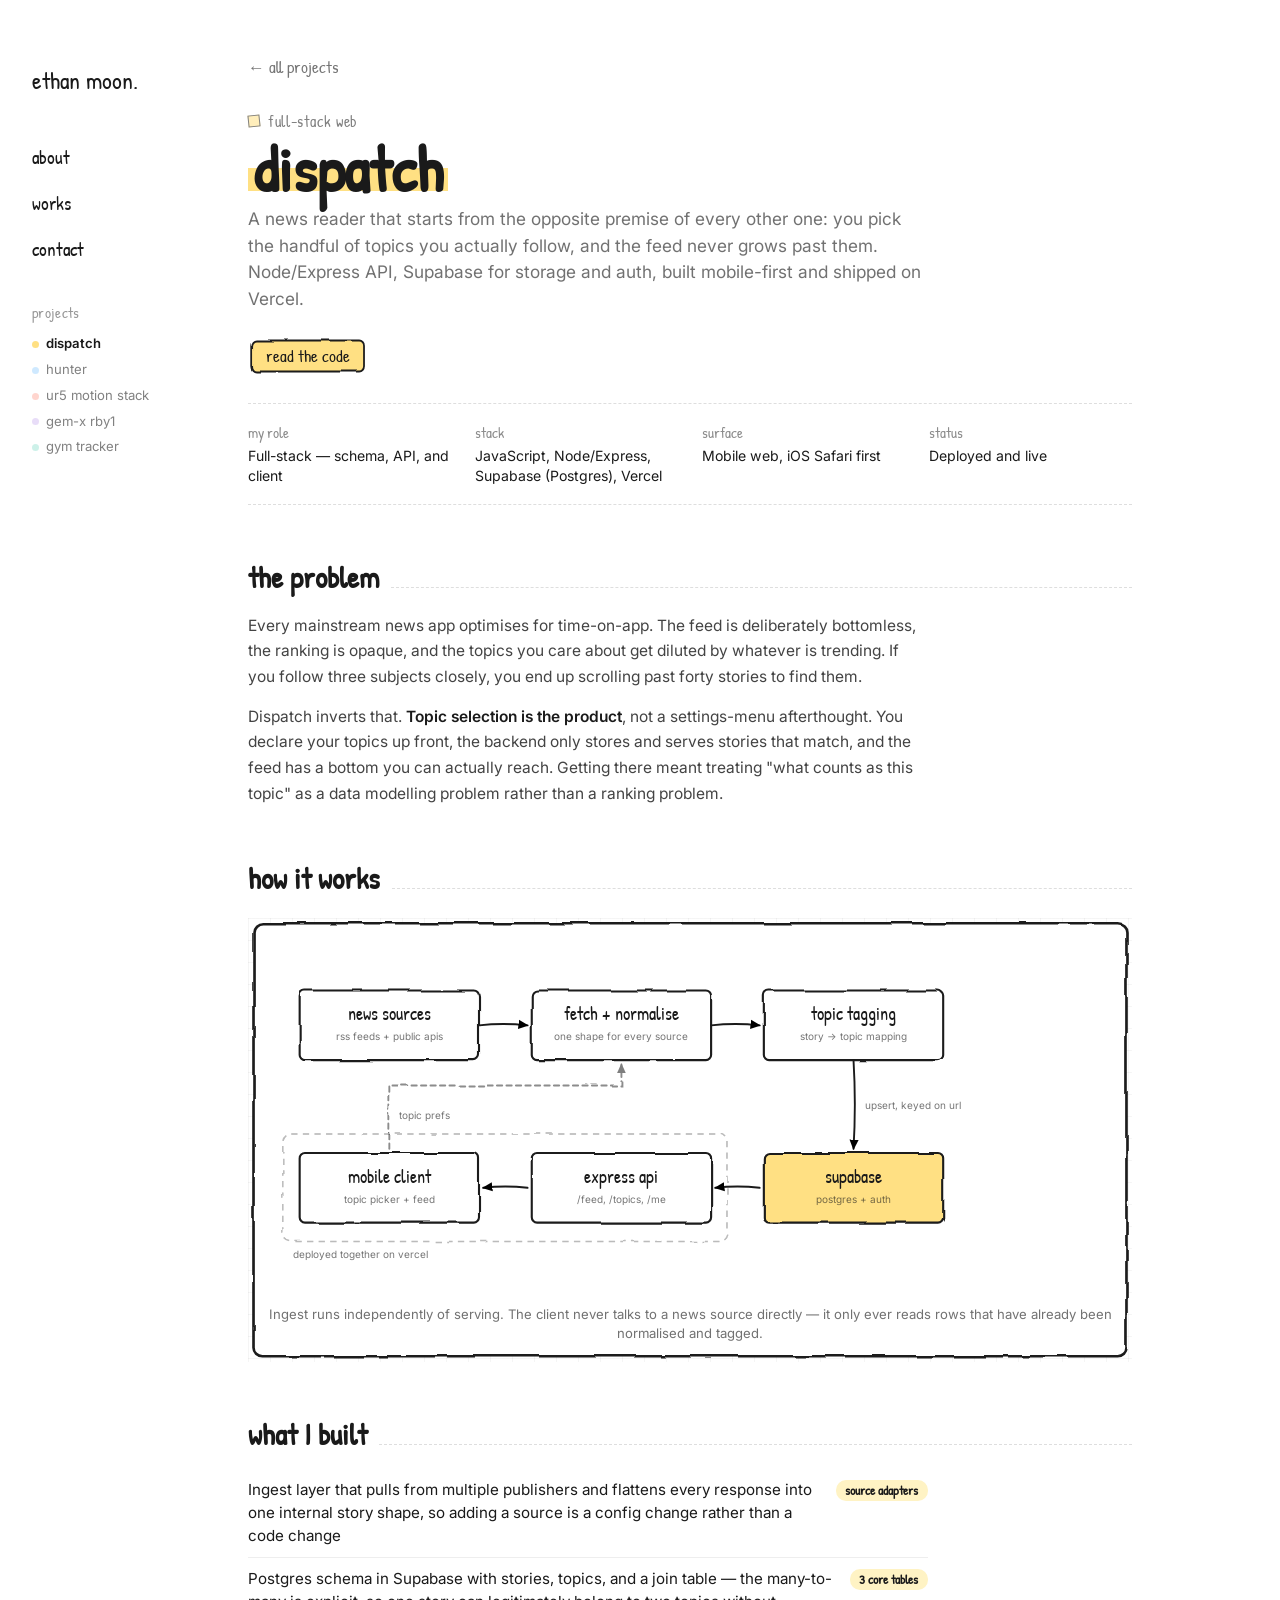
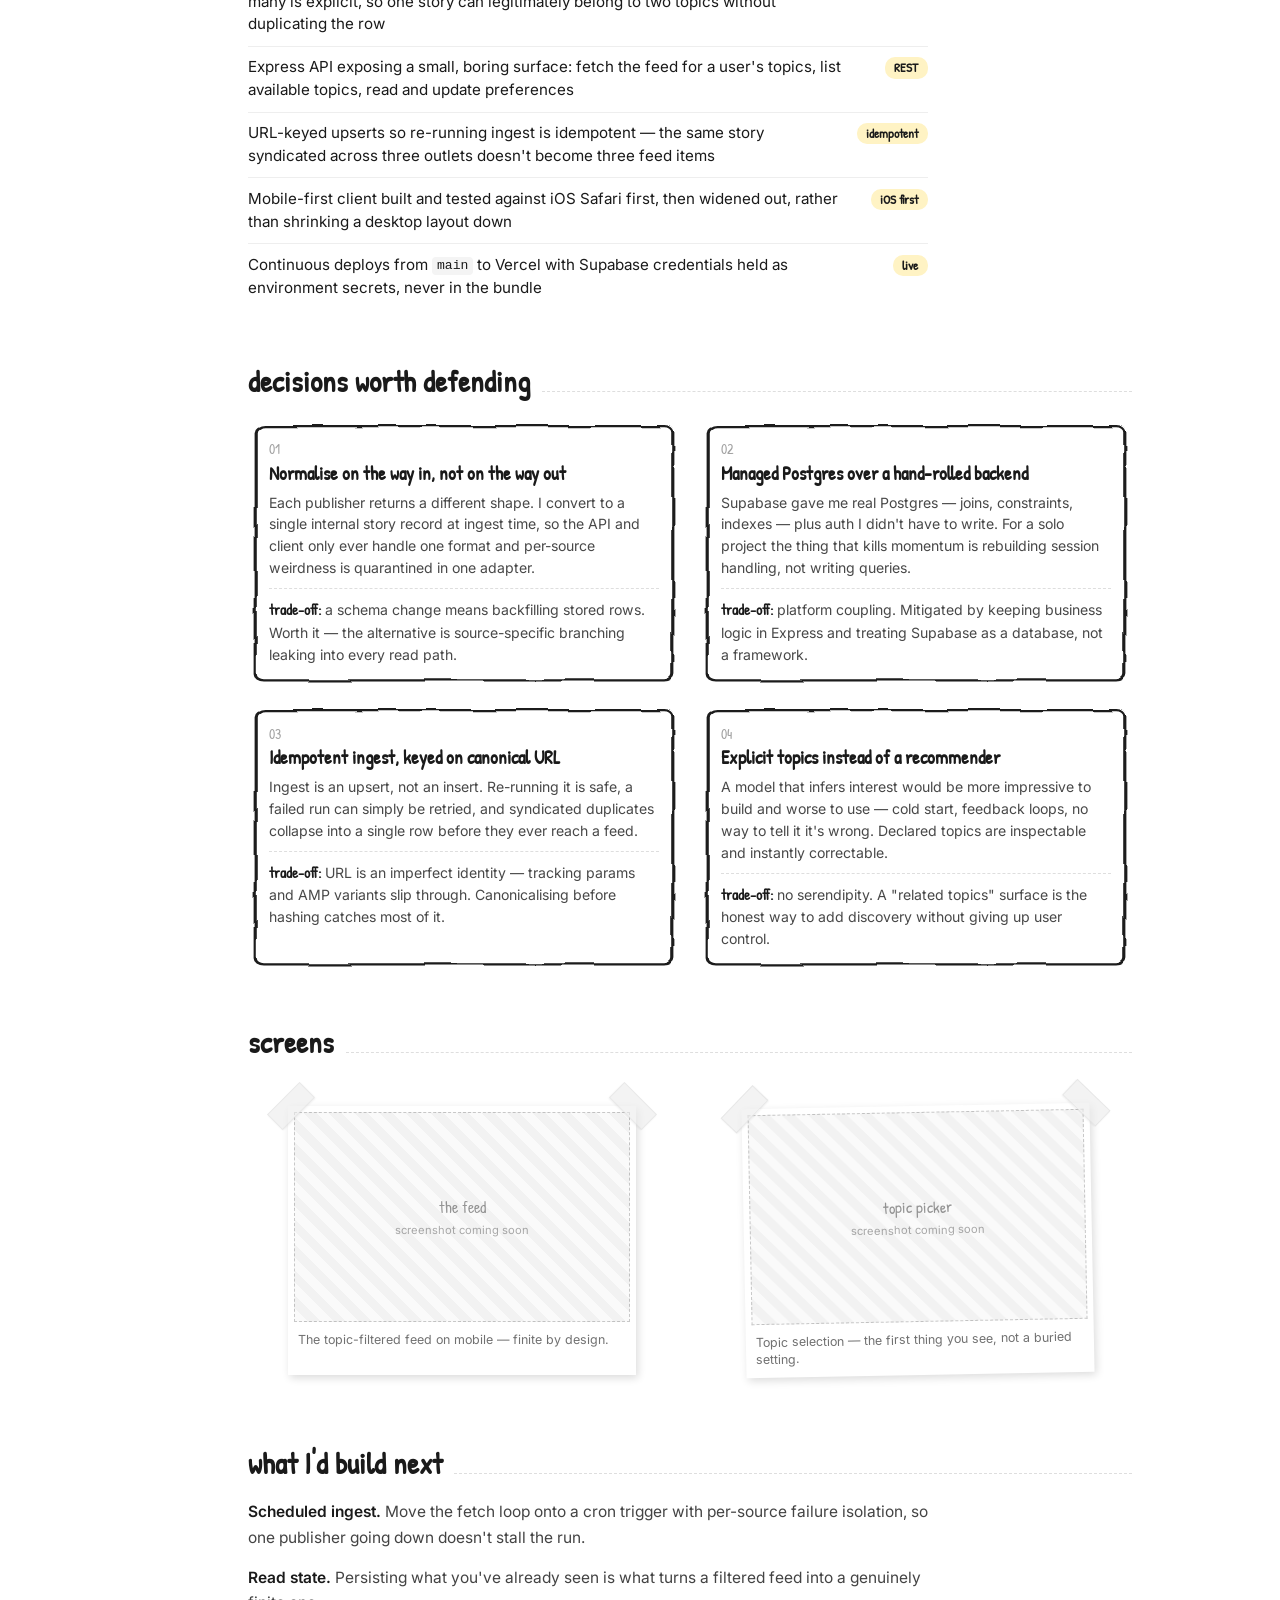
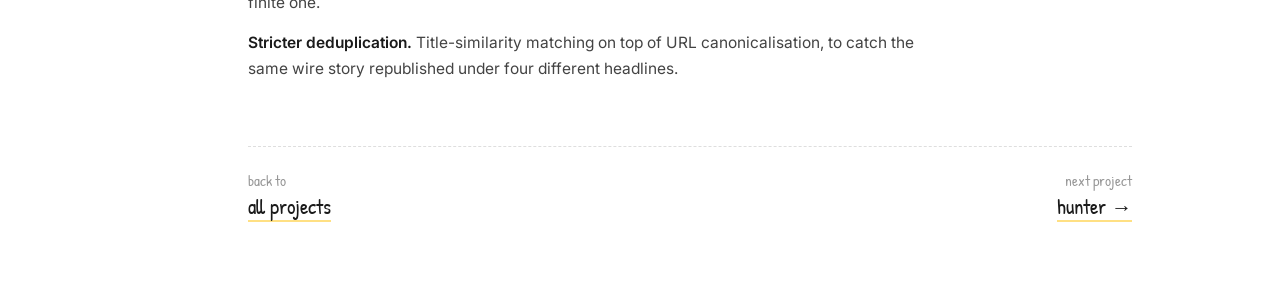
<file: dispatch.html>
<!DOCTYPE html>
<html lang="en">
<head>
  <meta charset="UTF-8">
  <meta name="viewport" content="width=device-width, initial-scale=1.0">
  <title>dispatch — ethan moon.</title>
  <meta name="description" content="Dispatch: a mobile-first news aggregator that filters the feed down to the topics you actually follow. Node/Express + Supabase, deployed on Vercel.">
  <link rel="preconnect" href="https://fonts.googleapis.com">
  <link rel="preconnect" href="https://fonts.gstatic.com" crossorigin>
  <link href="https://fonts.googleapis.com/css2?family=Inter:wght@400;500;600&family=Patrick+Hand&display=swap" rel="stylesheet">
  <link rel="stylesheet" href="style.css">
  <link rel="stylesheet" href="project.css">
</head>
<body style="--note:#ffe083">

  <!-- the wobble filter, same one the home page uses -->
  <svg class="sk-defs" aria-hidden="true">
    <filter id="sk" x="-6%" y="-6%" width="112%" height="112%">
      <feTurbulence type="fractalNoise" baseFrequency="0.028" numOctaves="2" seed="9" result="n"/>
      <feDisplacementMap in="SourceGraphic" in2="n" scale="4"/>
    </filter>
    <marker id="ah" viewBox="0 0 10 10" refX="8" refY="5" markerWidth="6" markerHeight="6" orient="auto-start-reverse">
      <path d="M0,1 L9,5 L0,9 z" class="dg-head"/>
    </marker>
  </svg>

  <aside class="sidebar">
    <div class="sidebar__brand"><a href="index.html" style="color:inherit;text-decoration:none">ethan moon.</a></div>
    <nav class="sidebar__nav">
      <a href="index.html#about" class="sidebar__nav-link">about</a>
      <a href="index.html#works" class="sidebar__nav-link">works</a>
      <a href="index.html#contact" class="sidebar__nav-link">contact</a>
    </nav>

    <div class="sidebar__label">projects</div>
    <nav class="sidebar__projects">
      <a href="dispatch.html"     class="sidebar__project sidebar__project--current" style="--dot:#ffe083" aria-current="page">dispatch</a>
      <a href="hunter.html"       class="sidebar__project" style="--dot:#a8d8ff">hunter</a>
      <a href="ur5-moveit.html"   class="sidebar__project" style="--dot:#ffb3a7">ur5 motion stack</a>
      <a href="gemx-rby1.html"    class="sidebar__project" style="--dot:#d5c1f2">gem-x rby1</a>
      <a href="gym-tracker.html"  class="sidebar__project" style="--dot:#a5e6d8">gym tracker</a>
    </nav>
  </aside>

  <main class="content content--project">

    <a href="projects.html" class="back-link">&larr; all projects</a>

    <!-- ================= hero ================= -->
    <header class="p-hero">
      <div class="p-eyebrow"><i class="swatch"></i> full-stack web</div>
      <h1 class="p-title"><span>dispatch</span></h1>
      <p class="p-pitch">
        A news reader that starts from the opposite premise of every other one: you
        pick the handful of topics you actually follow, and the feed never grows
        past them. Node/Express API, Supabase for storage and auth, built
        mobile-first and shipped on Vercel.
      </p>

      <div class="p-links">
        <a class="p-btn" href="https://github.com/ethanhmoon/dispatch">
          <svg class="sk-fill" viewBox="0 0 150 44" preserveAspectRatio="none" aria-hidden="true">
            <rect x="4" y="4" width="142" height="36" rx="6" fill="#ffe083" stroke="#1a1a1a" stroke-width="2.2" filter="url(#sk)"/>
          </svg>
          <span>read the code</span>
        </a>
      </div>

      <dl class="p-spec">
        <div><dt>my role</dt><dd>Full-stack — schema, API, and client</dd></div>
        <div><dt>stack</dt><dd>JavaScript, Node/Express, Supabase&nbsp;(Postgres), Vercel</dd></div>
        <div><dt>surface</dt><dd>Mobile web, iOS Safari first</dd></div>
        <div><dt>status</dt><dd>Deployed and live</dd></div>
      </dl>
    </header>

    <!-- ================= problem ================= -->
    <section class="p-section">
      <h2 class="p-h2">the problem</h2>
      <div class="p-body">
        <p>
          Every mainstream news app optimises for time-on-app. The feed is
          deliberately bottomless, the ranking is opaque, and the topics you care
          about get diluted by whatever is trending. If you follow three subjects
          closely, you end up scrolling past forty stories to find them.
        </p>
        <p>
          Dispatch inverts that. <strong>Topic selection is the product</strong>,
          not a settings-menu afterthought. You declare your topics up front, the
          backend only stores and serves stories that match, and the feed has a
          bottom you can actually reach. Getting there meant treating "what
          counts as this topic" as a data modelling problem rather than a
          ranking problem.
        </p>
      </div>
    </section>

    <!-- ================= architecture (signature) ================= -->
    <section class="p-section">
      <h2 class="p-h2">how it works</h2>
      <div class="napkin">
        <div class="napkin__grid" aria-hidden="true"></div>
        <svg class="sk-frame" viewBox="0 0 800 420" preserveAspectRatio="none" aria-hidden="true">
          <rect x="5" y="5" width="790" height="410" rx="8" fill="#fff" stroke="#1a1a1a" stroke-width="2.4" filter="url(#sk)"/>
        </svg>

        <svg class="diagram" viewBox="0 0 800 330" role="img"
             aria-label="Dispatch data flow: news sources are fetched and normalised, tagged by topic, written to Supabase Postgres, then read back through an Express API and rendered in the mobile client. The API and client are deployed together on Vercel.">

          <!-- ingest row -->
          <g filter="url(#sk)">
            <rect class="dg-box" x="30"  y="46" width="170" height="66" rx="5"/>
            <rect class="dg-box" x="250" y="46" width="170" height="66" rx="5"/>
            <rect class="dg-box" x="470" y="46" width="170" height="66" rx="5"/>
          </g>
          <text x="115" y="74" text-anchor="middle" font-size="17">news sources</text>
          <text class="dg-label" x="115" y="93" text-anchor="middle">rss feeds + public apis</text>

          <text x="335" y="74" text-anchor="middle" font-size="17">fetch + normalise</text>
          <text class="dg-label" x="335" y="93" text-anchor="middle">one shape for every source</text>

          <text x="555" y="74" text-anchor="middle" font-size="17">topic tagging</text>
          <text class="dg-label" x="555" y="93" text-anchor="middle">story &rarr; topic mapping</text>

          <path class="dg-arrow" d="M200,79 Q223,76.5 246,79" marker-end="url(#ah)"/>
          <path class="dg-arrow" d="M420,79 Q443,76.5 466,79" marker-end="url(#ah)"/>

          <!-- down into storage -->
          <path class="dg-arrow" d="M555,112 Q557.5,154 555,196" marker-end="url(#ah)"/>
          <text class="dg-label" x="566" y="158">upsert, keyed on url</text>

          <!-- storage -->
          <g filter="url(#sk)">
            <rect class="dg-box dg-box--accent" x="470" y="200" width="170" height="66" rx="5"/>
          </g>
          <text x="555" y="228" text-anchor="middle" font-size="17">supabase</text>
          <text class="dg-label" x="555" y="247" text-anchor="middle">postgres + auth</text>

          <!-- serve row -->
          <g filter="url(#sk)">
            <rect class="dg-box" x="250" y="200" width="170" height="66" rx="5"/>
            <rect class="dg-box" x="30"  y="200" width="170" height="66" rx="5"/>
          </g>
          <text x="335" y="228" text-anchor="middle" font-size="17">express api</text>
          <text class="dg-label" x="335" y="247" text-anchor="middle">/feed, /topics, /me</text>

          <text x="115" y="228" text-anchor="middle" font-size="17">mobile client</text>
          <text class="dg-label" x="115" y="247" text-anchor="middle">topic picker + feed</text>

          <path class="dg-arrow" d="M466,233 Q445,230.5 424,233" marker-end="url(#ah)"/>
          <path class="dg-arrow" d="M246,233 Q225,230.5 204,233" marker-end="url(#ah)"/>
          <path class="dg-arrow dg-arrow--dash" d="M115,196 L115,136 L335,136 L335,116" marker-end="url(#ah)" filter="url(#sk)"/>
          <text class="dg-label" x="124" y="168">topic prefs</text>

          <!-- deploy boundary -->
          <rect class="dg-group" x="14" y="182" width="422" height="102" rx="8" filter="url(#sk)"/>
          <text class="dg-label" x="24" y="300">deployed together on vercel</text>
        </svg>

        <p class="napkin__caption">
          Ingest runs independently of serving. The client never talks to a news
          source directly — it only ever reads rows that have already been
          normalised and tagged.
        </p>
      </div>
    </section>

    <!-- ================= build log ================= -->
    <section class="p-section">
      <h2 class="p-h2">what I built</h2>
      <ul class="p-list">
        <li>
          <span>Ingest layer that pulls from multiple publishers and flattens every response into one internal story shape, so adding a source is a config change rather than a code change</span>
          <span class="p-metric">source adapters</span>
        </li>
        <li>
          <span>Postgres schema in Supabase with stories, topics, and a join table — the many-to-many is explicit, so one story can legitimately belong to two topics without duplicating the row</span>
          <span class="p-metric">3 core tables</span>
        </li>
        <li>
          <span>Express API exposing a small, boring surface: fetch the feed for a user's topics, list available topics, read and update preferences</span>
          <span class="p-metric">REST</span>
        </li>
        <li>
          <span>URL-keyed upserts so re-running ingest is idempotent — the same story syndicated across three outlets doesn't become three feed items</span>
          <span class="p-metric">idempotent</span>
        </li>
        <li>
          <span>Mobile-first client built and tested against iOS Safari first, then widened out, rather than shrinking a desktop layout down</span>
          <span class="p-metric">iOS first</span>
        </li>
        <li>
          <span>Continuous deploys from <code class="p-inline-code">main</code> to Vercel with Supabase credentials held as environment secrets, never in the bundle</span>
          <span class="p-metric">live</span>
        </li>
      </ul>
    </section>

    <!-- ================= engineering decisions ================= -->
    <section class="p-section">
      <h2 class="p-h2">decisions worth defending</h2>
      <div class="p-decisions">

        <article class="dcard">
          <svg class="sk-frame" viewBox="0 0 300 260" preserveAspectRatio="none" aria-hidden="true">
            <rect x="5" y="5" width="290" height="250" rx="6" fill="#fff" stroke="#1a1a1a" stroke-width="2.2" filter="url(#sk)"/>
          </svg>
          <div class="dcard__num">01</div>
          <h4>Normalise on the way in, not on the way out</h4>
          <p>
            Each publisher returns a different shape. I convert to a single
            internal story record at ingest time, so the API and client only
            ever handle one format and per-source weirdness is quarantined in
            one adapter.
          </p>
          <p class="dcard__tradeoff">
            <b>trade-off:</b> a schema change means backfilling stored rows.
            Worth it — the alternative is source-specific branching leaking into
            every read path.
          </p>
        </article>

        <article class="dcard">
          <svg class="sk-frame" viewBox="0 0 300 260" preserveAspectRatio="none" aria-hidden="true">
            <rect x="5" y="5" width="290" height="250" rx="6" fill="#fff" stroke="#1a1a1a" stroke-width="2.2" filter="url(#sk)"/>
          </svg>
          <div class="dcard__num">02</div>
          <h4>Managed Postgres over a hand-rolled backend</h4>
          <p>
            Supabase gave me real Postgres — joins, constraints, indexes — plus
            auth I didn't have to write. For a solo project the thing that kills
            momentum is rebuilding session handling, not writing queries.
          </p>
          <p class="dcard__tradeoff">
            <b>trade-off:</b> platform coupling. Mitigated by keeping business
            logic in Express and treating Supabase as a database, not a
            framework.
          </p>
        </article>

        <article class="dcard">
          <svg class="sk-frame" viewBox="0 0 300 260" preserveAspectRatio="none" aria-hidden="true">
            <rect x="5" y="5" width="290" height="250" rx="6" fill="#fff" stroke="#1a1a1a" stroke-width="2.2" filter="url(#sk)"/>
          </svg>
          <div class="dcard__num">03</div>
          <h4>Idempotent ingest, keyed on canonical URL</h4>
          <p>
            Ingest is an upsert, not an insert. Re-running it is safe, a failed
            run can simply be retried, and syndicated duplicates collapse into a
            single row before they ever reach a feed.
          </p>
          <p class="dcard__tradeoff">
            <b>trade-off:</b> URL is an imperfect identity — tracking params and
            AMP variants slip through. Canonicalising before hashing catches
            most of it.
          </p>
        </article>

        <article class="dcard">
          <svg class="sk-frame" viewBox="0 0 300 260" preserveAspectRatio="none" aria-hidden="true">
            <rect x="5" y="5" width="290" height="250" rx="6" fill="#fff" stroke="#1a1a1a" stroke-width="2.2" filter="url(#sk)"/>
          </svg>
          <div class="dcard__num">04</div>
          <h4>Explicit topics instead of a recommender</h4>
          <p>
            A model that infers interest would be more impressive to build and
            worse to use — cold start, feedback loops, no way to tell it it's
            wrong. Declared topics are inspectable and instantly correctable.
          </p>
          <p class="dcard__tradeoff">
            <b>trade-off:</b> no serendipity. A "related topics" surface is the
            honest way to add discovery without giving up user control.
          </p>
        </article>

      </div>
    </section>

    <!-- ================= screens ================= -->
    <section class="p-section">
      <h2 class="p-h2">screens</h2>
      <div class="p-shots">
        <figure class="shot">
          <i class="shot__tape shot__tape--l"></i><i class="shot__tape shot__tape--r"></i>
          <div class="shot__placeholder">
            the feed
            <small>screenshot coming soon</small>
          </div>
          <figcaption>The topic-filtered feed on mobile — finite by design.</figcaption>
        </figure>
        <figure class="shot">
          <i class="shot__tape shot__tape--l"></i><i class="shot__tape shot__tape--r"></i>
          <div class="shot__placeholder">
            topic picker
            <small>screenshot coming soon</small>
          </div>
          <figcaption>Topic selection — the first thing you see, not a buried setting.</figcaption>
        </figure>
      </div>
    </section>

    <!-- ================= next ================= -->
    <section class="p-section">
      <h2 class="p-h2">what I'd build next</h2>
      <div class="p-body">
        <p>
          <strong>Scheduled ingest.</strong> Move the fetch loop onto a cron
          trigger with per-source failure isolation, so one publisher going down
          doesn't stall the run.
        </p>
        <p>
          <strong>Read state.</strong> Persisting what you've already seen is
          what turns a filtered feed into a genuinely finite one.
        </p>
        <p>
          <strong>Stricter deduplication.</strong> Title-similarity matching on
          top of URL canonicalisation, to catch the same wire story republished
          under four different headlines.
        </p>
      </div>
    </section>

    <nav class="p-next">
      <div class="p-next__side">
        <span>back to</span>
        <a href="projects.html">all projects</a>
      </div>
      <div class="p-next__side p-next__side--right">
        <span>next project</span>
        <a href="hunter.html">hunter &rarr;</a>
      </div>
    </nav>

  </main>
</body>
</html>
</file>
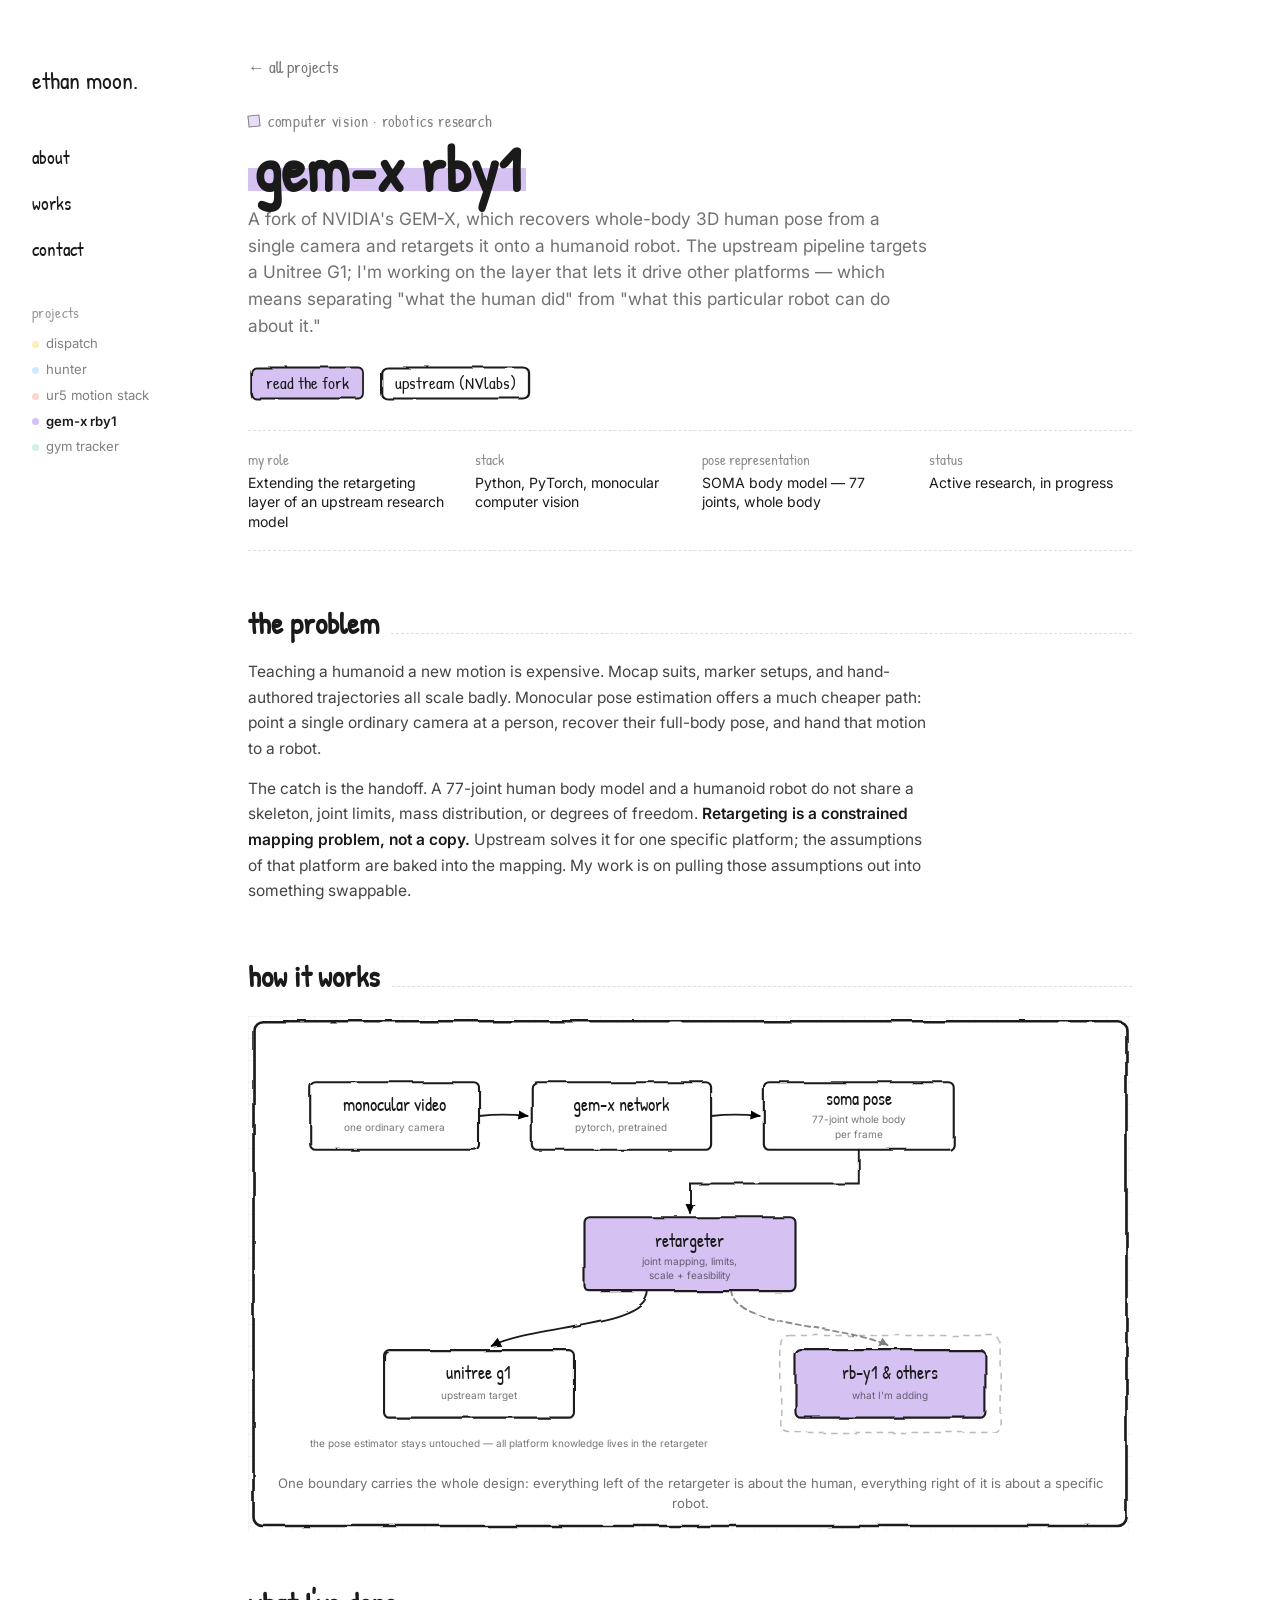
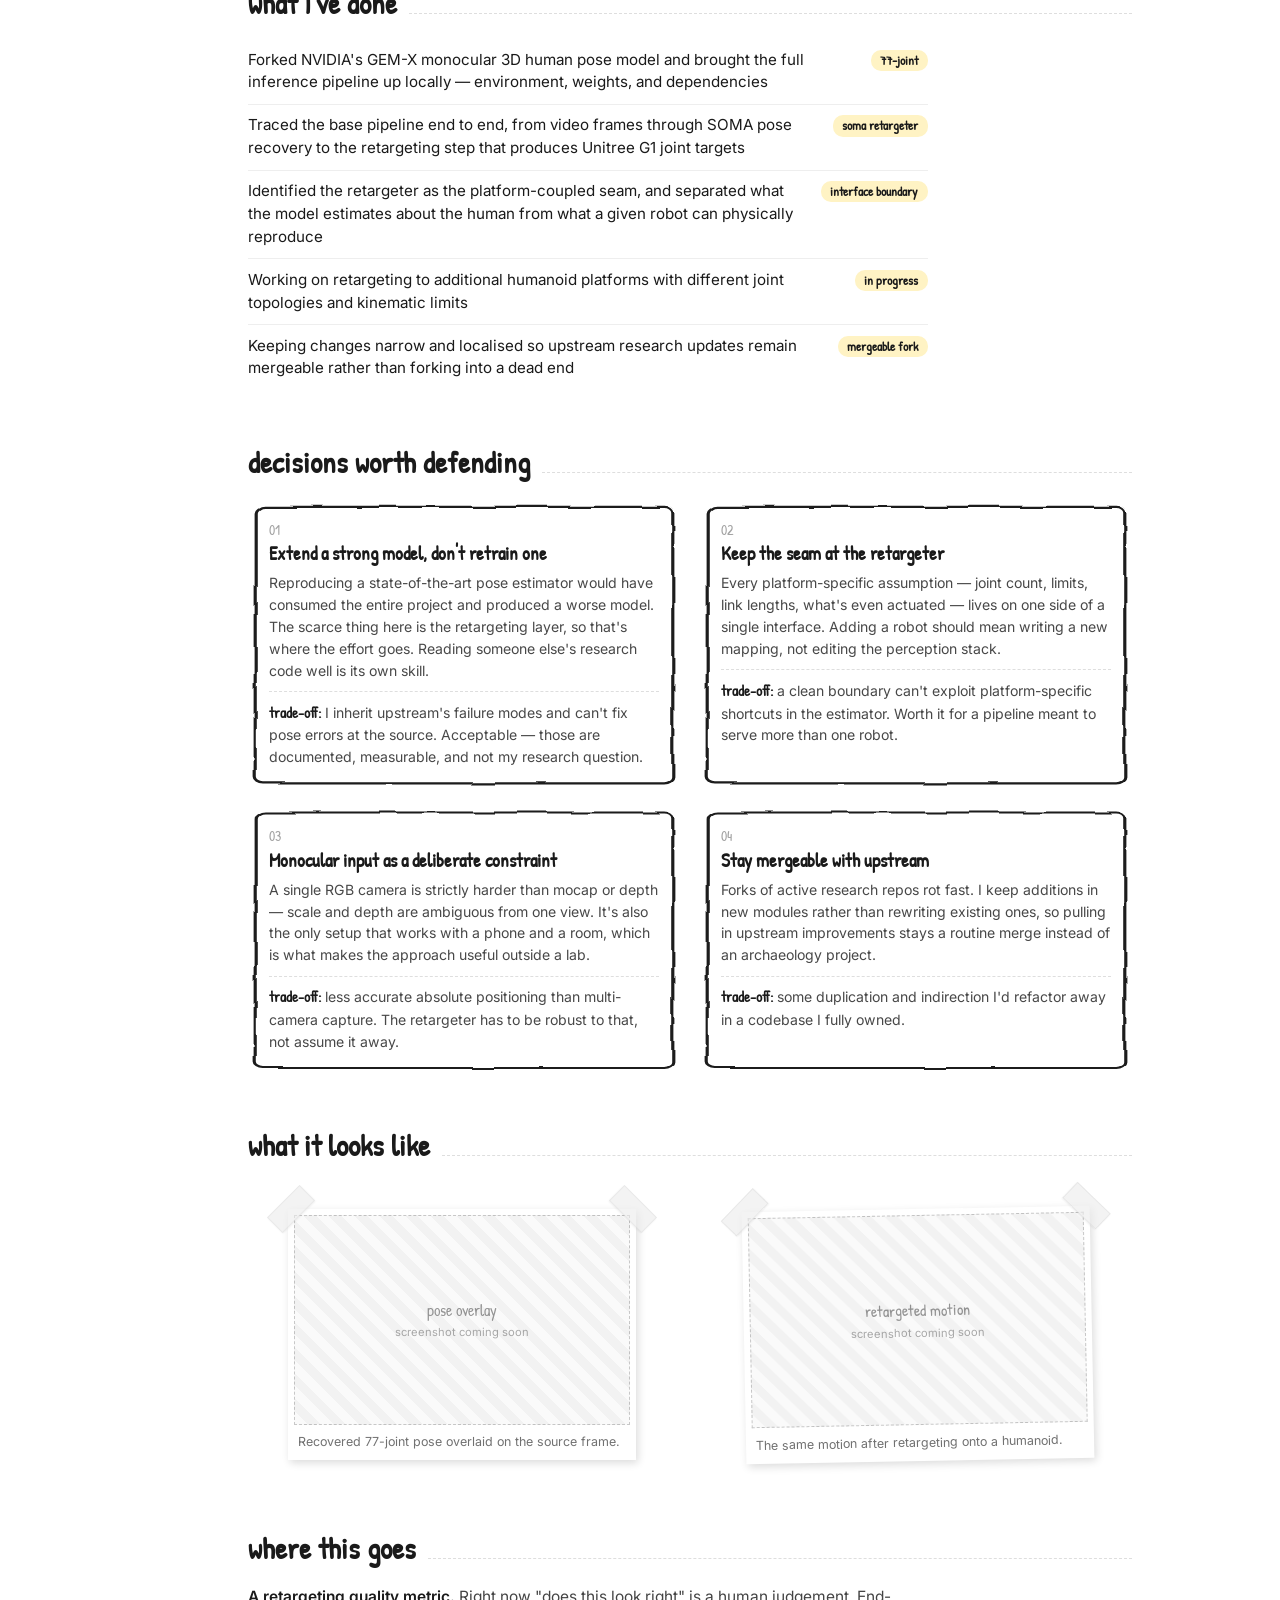
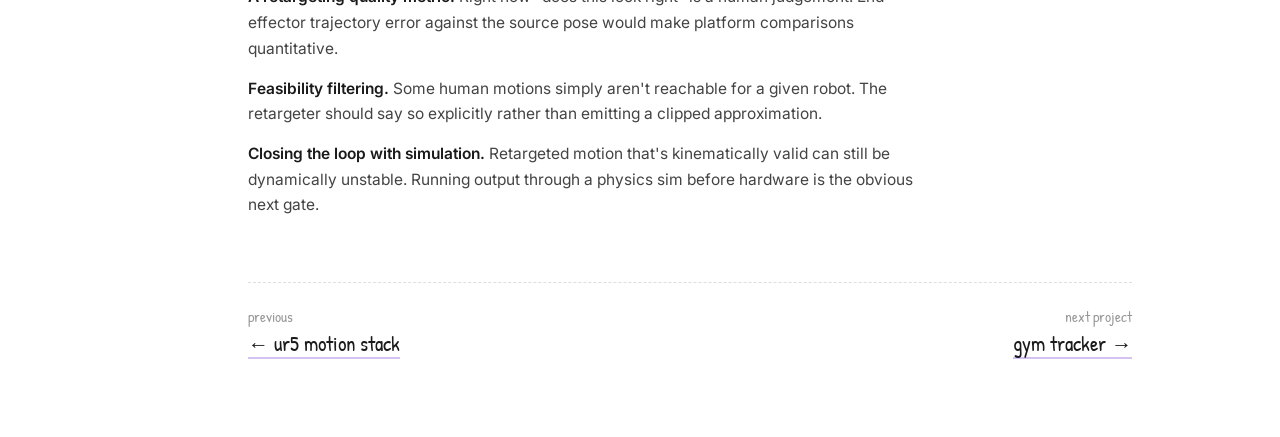
<file: gemx-rby1.html>
<!DOCTYPE html>
<html lang="en">
<head>
  <meta charset="UTF-8">
  <meta name="viewport" content="width=device-width, initial-scale=1.0">
  <title>gem-x rby1 — ethan moon.</title>
  <meta name="description" content="Extending NVIDIA's GEM-X monocular whole-body 3D pose model toward additional humanoid platforms, by isolating the retargeting layer from the pose estimator.">
  <link rel="preconnect" href="https://fonts.googleapis.com">
  <link rel="preconnect" href="https://fonts.gstatic.com" crossorigin>
  <link href="https://fonts.googleapis.com/css2?family=Inter:wght@400;500;600&family=Patrick+Hand&display=swap" rel="stylesheet">
  <link rel="stylesheet" href="style.css">
  <link rel="stylesheet" href="project.css">
</head>
<body style="--note:#d5c1f2">

  <svg class="sk-defs" aria-hidden="true">
    <filter id="sk" x="-6%" y="-6%" width="112%" height="112%">
      <feTurbulence type="fractalNoise" baseFrequency="0.028" numOctaves="2" seed="9" result="n"/>
      <feDisplacementMap in="SourceGraphic" in2="n" scale="4"/>
    </filter>
    <marker id="ah" viewBox="0 0 10 10" refX="8" refY="5" markerWidth="6" markerHeight="6" orient="auto-start-reverse">
      <path d="M0,1 L9,5 L0,9 z" class="dg-head"/>
    </marker>
  </svg>

  <aside class="sidebar">
    <div class="sidebar__brand"><a href="index.html" style="color:inherit;text-decoration:none">ethan moon.</a></div>
    <nav class="sidebar__nav">
      <a href="index.html#about" class="sidebar__nav-link">about</a>
      <a href="index.html#works" class="sidebar__nav-link">works</a>
      <a href="index.html#contact" class="sidebar__nav-link">contact</a>
    </nav>

    <div class="sidebar__label">projects</div>
    <nav class="sidebar__projects">
      <a href="dispatch.html"     class="sidebar__project" style="--dot:#ffe083">dispatch</a>
      <a href="hunter.html"       class="sidebar__project" style="--dot:#a8d8ff">hunter</a>
      <a href="ur5-moveit.html"   class="sidebar__project" style="--dot:#ffb3a7">ur5 motion stack</a>
      <a href="gemx-rby1.html"    class="sidebar__project sidebar__project--current" style="--dot:#d5c1f2" aria-current="page">gem-x rby1</a>
      <a href="gym-tracker.html"  class="sidebar__project" style="--dot:#a5e6d8">gym tracker</a>
    </nav>
  </aside>

  <main class="content content--project">

    <a href="projects.html" class="back-link">&larr; all projects</a>

    <!-- ================= hero ================= -->
    <header class="p-hero">
      <div class="p-eyebrow"><i class="swatch"></i> computer vision &middot; robotics research</div>
      <h1 class="p-title"><span>gem-x rby1</span></h1>
      <p class="p-pitch">
        A fork of NVIDIA's GEM-X, which recovers whole-body 3D human pose from a
        single camera and retargets it onto a humanoid robot. The upstream
        pipeline targets a Unitree G1; I'm working on the layer that lets it
        drive other platforms — which means separating "what the human did" from
        "what this particular robot can do about it."
      </p>

      <div class="p-links">
        <a class="p-btn" href="https://github.com/ethanhmoon/GEM-X">
          <svg class="sk-fill" viewBox="0 0 150 44" preserveAspectRatio="none" aria-hidden="true">
            <rect x="4" y="4" width="142" height="36" rx="6" fill="#d5c1f2" stroke="#1a1a1a" stroke-width="2.2" filter="url(#sk)"/>
          </svg>
          <span>read the fork</span>
        </a>
        <a class="p-btn" href="https://github.com/NVlabs/GEM-X">
          <svg class="sk-fill" viewBox="0 0 150 44" preserveAspectRatio="none" aria-hidden="true">
            <rect x="4" y="4" width="142" height="36" rx="6" fill="#fff" stroke="#1a1a1a" stroke-width="2.2" filter="url(#sk)"/>
          </svg>
          <span>upstream (NVlabs)</span>
        </a>
      </div>

      <dl class="p-spec">
        <div><dt>my role</dt><dd>Extending the retargeting layer of an upstream research model</dd></div>
        <div><dt>stack</dt><dd>Python, PyTorch, monocular computer vision</dd></div>
        <div><dt>pose representation</dt><dd>SOMA body model — 77 joints, whole body</dd></div>
        <div><dt>status</dt><dd>Active research, in progress</dd></div>
      </dl>
    </header>

    <!-- ================= problem ================= -->
    <section class="p-section">
      <h2 class="p-h2">the problem</h2>
      <div class="p-body">
        <p>
          Teaching a humanoid a new motion is expensive. Mocap suits, marker
          setups, and hand-authored trajectories all scale badly. Monocular pose
          estimation offers a much cheaper path: point a single ordinary camera at
          a person, recover their full-body pose, and hand that motion to a robot.
        </p>
        <p>
          The catch is the handoff. A 77-joint human body model and a humanoid
          robot do not share a skeleton, joint limits, mass distribution, or
          degrees of freedom. <strong>Retargeting is a constrained mapping
          problem, not a copy.</strong> Upstream solves it for one specific
          platform; the assumptions of that platform are baked into the mapping.
          My work is on pulling those assumptions out into something swappable.
        </p>
      </div>
    </section>

    <!-- ================= architecture ================= -->
    <section class="p-section">
      <h2 class="p-h2">how it works</h2>
      <div class="napkin">
        <div class="napkin__grid" aria-hidden="true"></div>
        <svg class="sk-frame" viewBox="0 0 800 490" preserveAspectRatio="none" aria-hidden="true">
          <rect x="5" y="5" width="790" height="480" rx="8" fill="#fff" stroke="#1a1a1a" stroke-width="2.4" filter="url(#sk)"/>
        </svg>

        <svg class="diagram" viewBox="0 0 800 398" role="img"
             aria-label="GEM-X pipeline: monocular video feeds a pose estimation network that outputs a 77-joint SOMA whole-body pose. A retargeter maps that pose onto robot joint targets. Upstream targets a Unitree G1; the extension work adds additional platforms such as the RB-Y1.">

          <!-- perception row -->
          <g filter="url(#sk)">
            <rect class="dg-box" x="40"  y="40" width="160" height="64" rx="5"/>
            <rect class="dg-box" x="250" y="40" width="170" height="64" rx="5"/>
            <rect class="dg-box" x="470" y="40" width="180" height="64" rx="5"/>
          </g>
          <text x="120" y="67" text-anchor="middle" font-size="17">monocular video</text>
          <text class="dg-label" x="120" y="86" text-anchor="middle">one ordinary camera</text>

          <text x="335" y="67" text-anchor="middle" font-size="17">gem-x network</text>
          <text class="dg-label" x="335" y="86" text-anchor="middle">pytorch, pretrained</text>

          <text x="560" y="62" text-anchor="middle" font-size="17">soma pose</text>
          <text class="dg-label" x="560" y="79" text-anchor="middle">77-joint whole body</text>
          <text class="dg-label" x="560" y="93" text-anchor="middle">per frame</text>

          <path class="dg-arrow" d="M200,72 Q223,69.5 246,72" marker-end="url(#ah)"/>
          <path class="dg-arrow" d="M420,72 Q443,69.5 466,72" marker-end="url(#ah)"/>

          <!-- retargeter -->
          <path class="dg-arrow" d="M560,104 L560,136 L400,136 L400,164" marker-end="url(#ah)" filter="url(#sk)"/>

          <g filter="url(#sk)">
            <rect class="dg-box dg-box--accent" x="300" y="168" width="200" height="70" rx="5"/>
          </g>
          <text x="400" y="196" text-anchor="middle" font-size="17">retargeter</text>
          <text class="dg-label" x="400" y="213" text-anchor="middle">joint mapping, limits,</text>
          <text class="dg-label" x="400" y="227" text-anchor="middle">scale + feasibility</text>

          <!-- branch to platforms -->
          <path class="dg-arrow" d="M360,238 C360,272 250,270 212,290" marker-end="url(#ah)" filter="url(#sk)"/>
          <path class="dg-arrow dg-arrow--dash" d="M440,238 C440,272 550,270 588,290" marker-end="url(#ah)" filter="url(#sk)"/>

          <g filter="url(#sk)">
            <rect class="dg-box" x="110" y="294" width="180" height="64" rx="5"/>
            <rect class="dg-box dg-box--accent" x="500" y="294" width="180" height="64" rx="5"/>
          </g>
          <text x="200" y="321" text-anchor="middle" font-size="17">unitree g1</text>
          <text class="dg-label" x="200" y="340" text-anchor="middle">upstream target</text>

          <text x="590" y="321" text-anchor="middle" font-size="17">rb-y1 &amp; others</text>
          <text class="dg-label" x="590" y="340" text-anchor="middle">what I'm adding</text>

          <rect class="dg-group" x="486" y="280" width="208" height="92" rx="8" filter="url(#sk)"/>

          <text class="dg-label" x="40" y="386">the pose estimator stays untouched &mdash; all platform knowledge lives in the retargeter</text>
        </svg>

        <p class="napkin__caption">
          One boundary carries the whole design: everything left of the
          retargeter is about the human, everything right of it is about a
          specific robot.
        </p>
      </div>
    </section>

    <!-- ================= build log ================= -->
    <section class="p-section">
      <h2 class="p-h2">what I've done</h2>
      <ul class="p-list">
        <li>
          <span>Forked NVIDIA's GEM-X monocular 3D human pose model and brought the full inference pipeline up locally — environment, weights, and dependencies</span>
          <span class="p-metric">77-joint</span>
        </li>
        <li>
          <span>Traced the base pipeline end to end, from video frames through SOMA pose recovery to the retargeting step that produces Unitree G1 joint targets</span>
          <span class="p-metric">soma retargeter</span>
        </li>
        <li>
          <span>Identified the retargeter as the platform-coupled seam, and separated what the model estimates about the human from what a given robot can physically reproduce</span>
          <span class="p-metric">interface boundary</span>
        </li>
        <li>
          <span>Working on retargeting to additional humanoid platforms with different joint topologies and kinematic limits</span>
          <span class="p-metric">in progress</span>
        </li>
        <li>
          <span>Keeping changes narrow and localised so upstream research updates remain mergeable rather than forking into a dead end</span>
          <span class="p-metric">mergeable fork</span>
        </li>
      </ul>
    </section>

    <!-- ================= decisions ================= -->
    <section class="p-section">
      <h2 class="p-h2">decisions worth defending</h2>
      <div class="p-decisions">

        <article class="dcard">
          <svg class="sk-frame" viewBox="0 0 300 290" preserveAspectRatio="none" aria-hidden="true">
            <rect x="5" y="5" width="290" height="280" rx="6" fill="#fff" stroke="#1a1a1a" stroke-width="2.2" filter="url(#sk)"/>
          </svg>
          <div class="dcard__num">01</div>
          <h4>Extend a strong model, don't retrain one</h4>
          <p>
            Reproducing a state-of-the-art pose estimator would have consumed the
            entire project and produced a worse model. The scarce thing here is
            the retargeting layer, so that's where the effort goes. Reading
            someone else's research code well is its own skill.
          </p>
          <p class="dcard__tradeoff">
            <b>trade-off:</b> I inherit upstream's failure modes and can't fix
            pose errors at the source. Acceptable — those are documented,
            measurable, and not my research question.
          </p>
        </article>

        <article class="dcard">
          <svg class="sk-frame" viewBox="0 0 300 290" preserveAspectRatio="none" aria-hidden="true">
            <rect x="5" y="5" width="290" height="280" rx="6" fill="#fff" stroke="#1a1a1a" stroke-width="2.2" filter="url(#sk)"/>
          </svg>
          <div class="dcard__num">02</div>
          <h4>Keep the seam at the retargeter</h4>
          <p>
            Every platform-specific assumption — joint count, limits, link
            lengths, what's even actuated — lives on one side of a single
            interface. Adding a robot should mean writing a new mapping, not
            editing the perception stack.
          </p>
          <p class="dcard__tradeoff">
            <b>trade-off:</b> a clean boundary can't exploit platform-specific
            shortcuts in the estimator. Worth it for a pipeline meant to serve
            more than one robot.
          </p>
        </article>

        <article class="dcard">
          <svg class="sk-frame" viewBox="0 0 300 290" preserveAspectRatio="none" aria-hidden="true">
            <rect x="5" y="5" width="290" height="280" rx="6" fill="#fff" stroke="#1a1a1a" stroke-width="2.2" filter="url(#sk)"/>
          </svg>
          <div class="dcard__num">03</div>
          <h4>Monocular input as a deliberate constraint</h4>
          <p>
            A single RGB camera is strictly harder than mocap or depth — scale
            and depth are ambiguous from one view. It's also the only setup that
            works with a phone and a room, which is what makes the approach
            useful outside a lab.
          </p>
          <p class="dcard__tradeoff">
            <b>trade-off:</b> less accurate absolute positioning than
            multi-camera capture. The retargeter has to be robust to that,
            not assume it away.
          </p>
        </article>

        <article class="dcard">
          <svg class="sk-frame" viewBox="0 0 300 290" preserveAspectRatio="none" aria-hidden="true">
            <rect x="5" y="5" width="290" height="280" rx="6" fill="#fff" stroke="#1a1a1a" stroke-width="2.2" filter="url(#sk)"/>
          </svg>
          <div class="dcard__num">04</div>
          <h4>Stay mergeable with upstream</h4>
          <p>
            Forks of active research repos rot fast. I keep additions in new
            modules rather than rewriting existing ones, so pulling in upstream
            improvements stays a routine merge instead of an archaeology
            project.
          </p>
          <p class="dcard__tradeoff">
            <b>trade-off:</b> some duplication and indirection I'd refactor away
            in a codebase I fully owned.
          </p>
        </article>

      </div>
    </section>

    <!-- ================= screens ================= -->
    <section class="p-section">
      <h2 class="p-h2">what it looks like</h2>
      <div class="p-shots">
        <figure class="shot">
          <i class="shot__tape shot__tape--l"></i><i class="shot__tape shot__tape--r"></i>
          <div class="shot__placeholder">
            pose overlay
            <small>screenshot coming soon</small>
          </div>
          <figcaption>Recovered 77-joint pose overlaid on the source frame.</figcaption>
        </figure>
        <figure class="shot">
          <i class="shot__tape shot__tape--l"></i><i class="shot__tape shot__tape--r"></i>
          <div class="shot__placeholder">
            retargeted motion
            <small>screenshot coming soon</small>
          </div>
          <figcaption>The same motion after retargeting onto a humanoid.</figcaption>
        </figure>
      </div>
    </section>

    <!-- ================= next ================= -->
    <section class="p-section">
      <h2 class="p-h2">where this goes</h2>
      <div class="p-body">
        <p>
          <strong>A retargeting quality metric.</strong> Right now "does this look
          right" is a human judgement. End-effector trajectory error against the
          source pose would make platform comparisons quantitative.
        </p>
        <p>
          <strong>Feasibility filtering.</strong> Some human motions simply aren't
          reachable for a given robot. The retargeter should say so explicitly
          rather than emitting a clipped approximation.
        </p>
        <p>
          <strong>Closing the loop with simulation.</strong> Retargeted motion
          that's kinematically valid can still be dynamically unstable. Running
          output through a physics sim before hardware is the obvious next gate.
        </p>
      </div>
    </section>

    <nav class="p-next">
      <div class="p-next__side">
        <span>previous</span>
        <a href="ur5-moveit.html">&larr; ur5 motion stack</a>
      </div>
      <div class="p-next__side p-next__side--right">
        <span>next project</span>
        <a href="gym-tracker.html">gym tracker &rarr;</a>
      </div>
    </nav>

  </main>
</body>
</html>
</file>
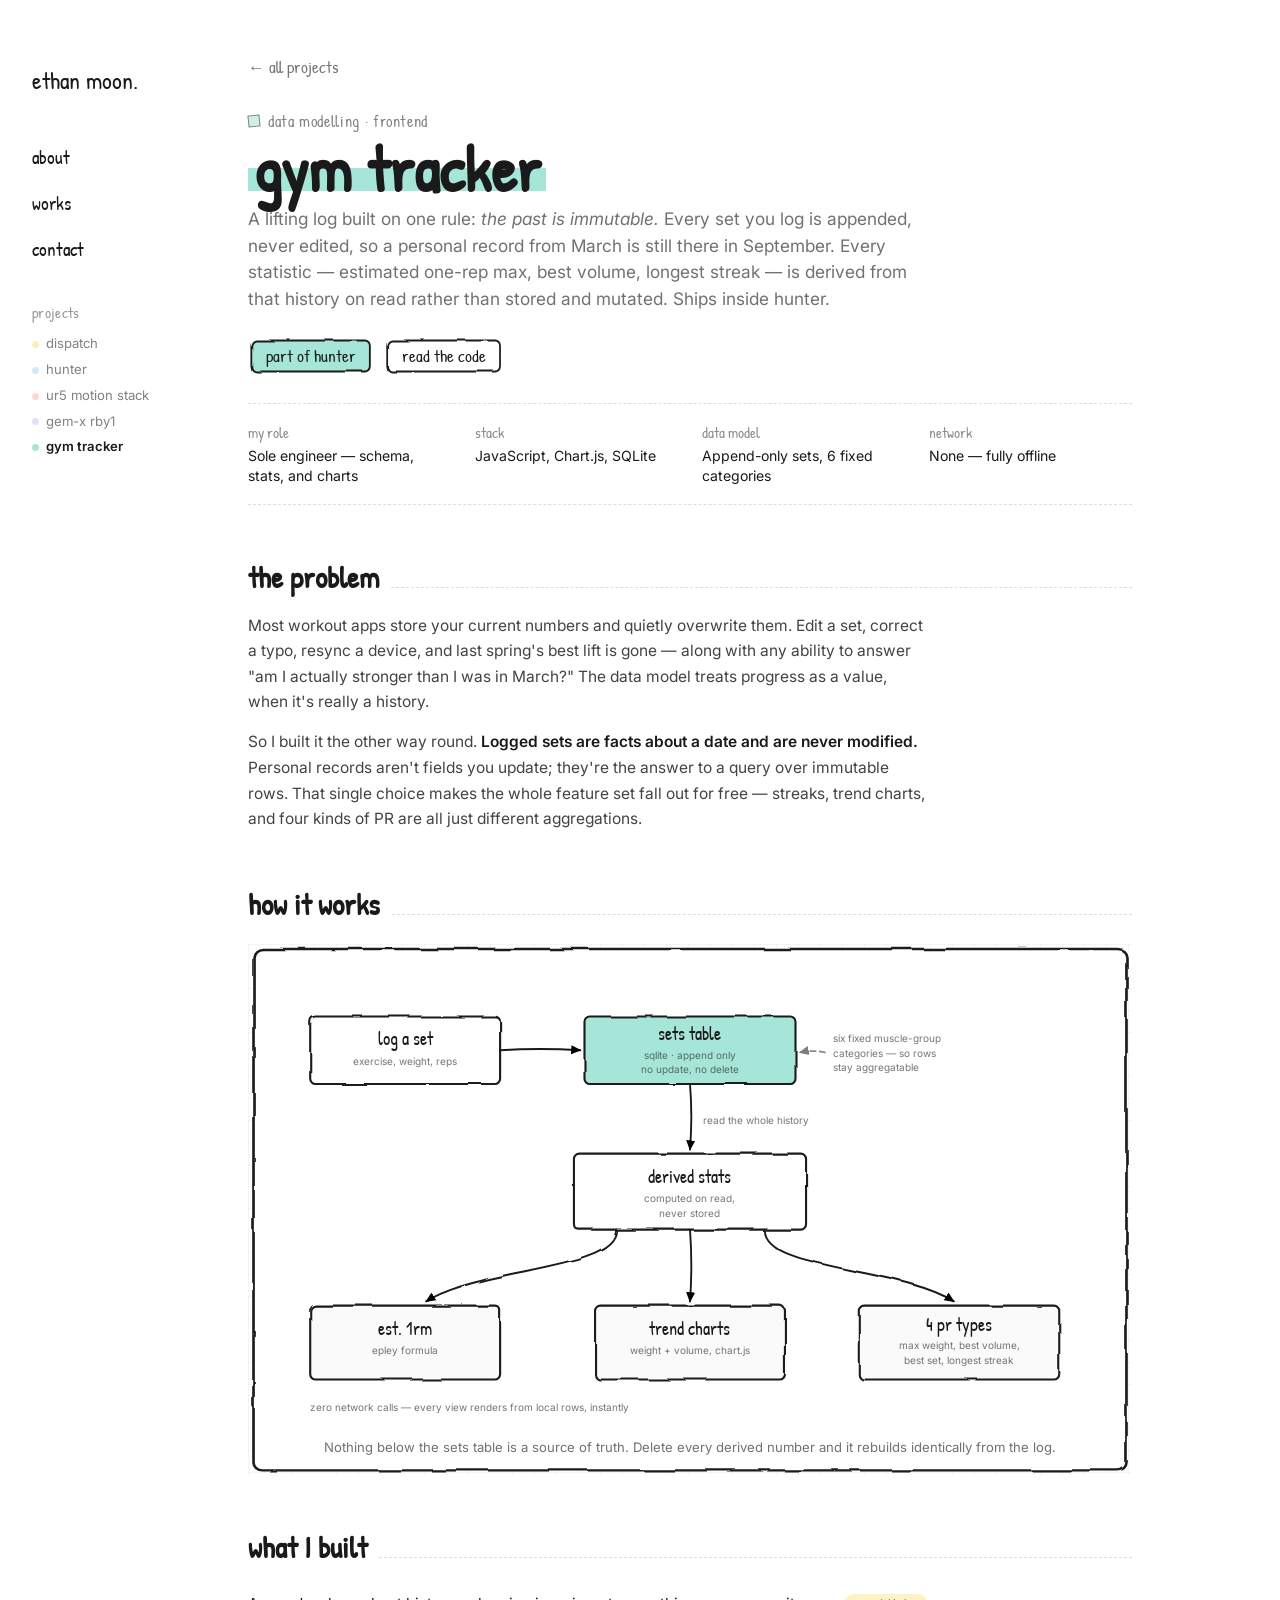
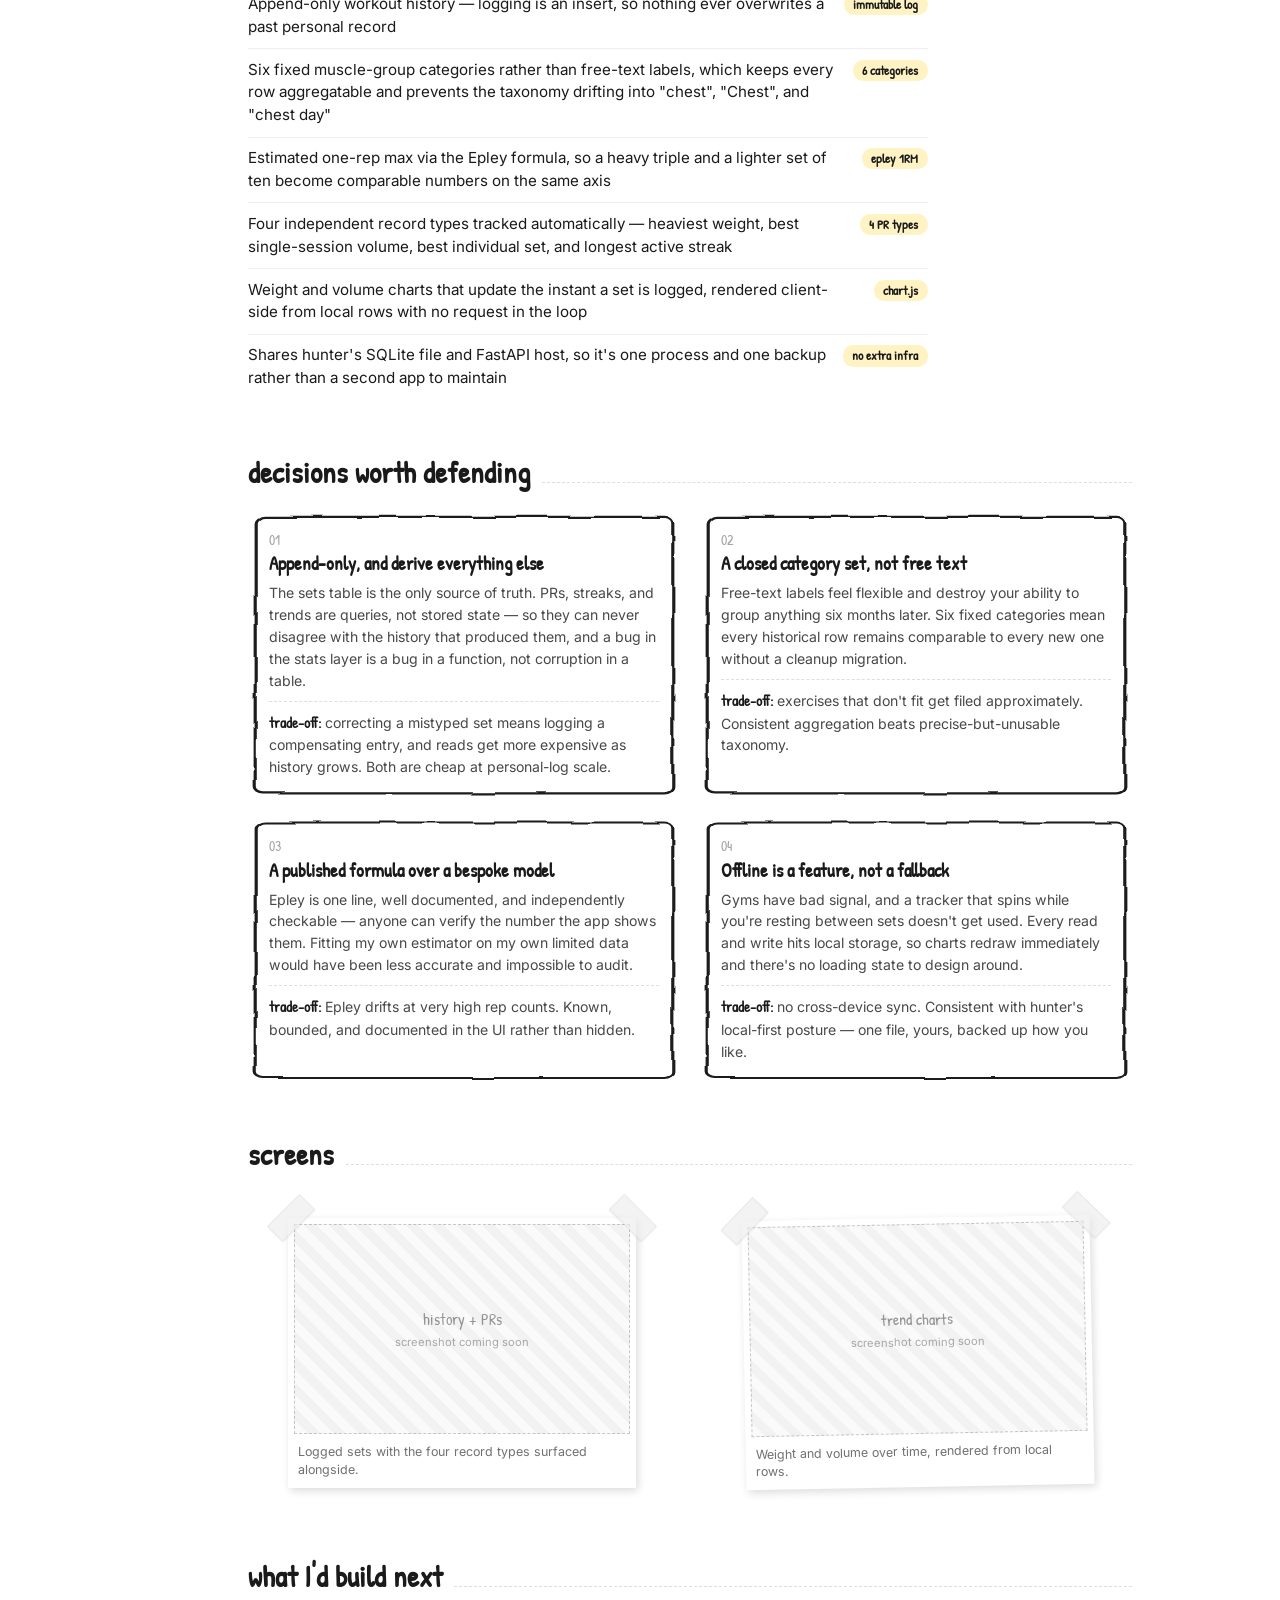
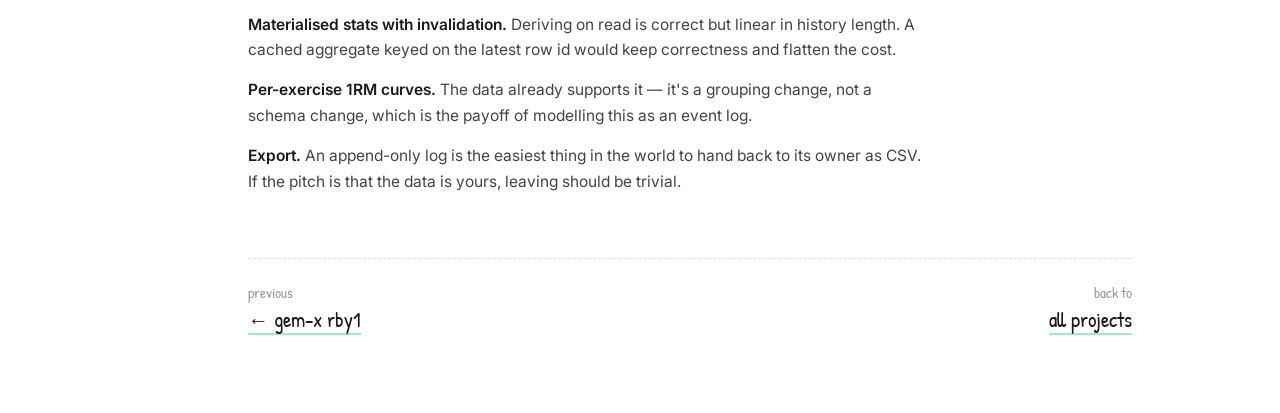
<file: gym-tracker.html>
<!DOCTYPE html>
<html lang="en">
<head>
  <meta charset="UTF-8">
  <meta name="viewport" content="width=device-width, initial-scale=1.0">
  <title>gym tracker — ethan moon.</title>
  <meta name="description" content="An append-only lifting log with derived personal records and instant offline charts. Built inside hunter with JavaScript, Chart.js, and SQLite.">
  <link rel="preconnect" href="https://fonts.googleapis.com">
  <link rel="preconnect" href="https://fonts.gstatic.com" crossorigin>
  <link href="https://fonts.googleapis.com/css2?family=Inter:wght@400;500;600&family=Patrick+Hand&display=swap" rel="stylesheet">
  <link rel="stylesheet" href="style.css">
  <link rel="stylesheet" href="project.css">
</head>
<body style="--note:#a5e6d8">

  <svg class="sk-defs" aria-hidden="true">
    <filter id="sk" x="-6%" y="-6%" width="112%" height="112%">
      <feTurbulence type="fractalNoise" baseFrequency="0.028" numOctaves="2" seed="9" result="n"/>
      <feDisplacementMap in="SourceGraphic" in2="n" scale="4"/>
    </filter>
    <marker id="ah" viewBox="0 0 10 10" refX="8" refY="5" markerWidth="6" markerHeight="6" orient="auto-start-reverse">
      <path d="M0,1 L9,5 L0,9 z" class="dg-head"/>
    </marker>
  </svg>

  <aside class="sidebar">
    <div class="sidebar__brand"><a href="index.html" style="color:inherit;text-decoration:none">ethan moon.</a></div>
    <nav class="sidebar__nav">
      <a href="index.html#about" class="sidebar__nav-link">about</a>
      <a href="index.html#works" class="sidebar__nav-link">works</a>
      <a href="index.html#contact" class="sidebar__nav-link">contact</a>
    </nav>

    <div class="sidebar__label">projects</div>
    <nav class="sidebar__projects">
      <a href="dispatch.html"     class="sidebar__project" style="--dot:#ffe083">dispatch</a>
      <a href="hunter.html"       class="sidebar__project" style="--dot:#a8d8ff">hunter</a>
      <a href="ur5-moveit.html"   class="sidebar__project" style="--dot:#ffb3a7">ur5 motion stack</a>
      <a href="gemx-rby1.html"    class="sidebar__project" style="--dot:#d5c1f2">gem-x rby1</a>
      <a href="gym-tracker.html"  class="sidebar__project sidebar__project--current" style="--dot:#a5e6d8" aria-current="page">gym tracker</a>
    </nav>
  </aside>

  <main class="content content--project">

    <a href="projects.html" class="back-link">&larr; all projects</a>

    <!-- ================= hero ================= -->
    <header class="p-hero">
      <div class="p-eyebrow"><i class="swatch"></i> data modelling &middot; frontend</div>
      <h1 class="p-title"><span>gym tracker</span></h1>
      <p class="p-pitch">
        A lifting log built on one rule: <em>the past is immutable.</em> Every set
        you log is appended, never edited, so a personal record from March is
        still there in September. Every statistic — estimated one-rep max, best
        volume, longest streak — is derived from that history on read rather than
        stored and mutated. Ships inside hunter.
      </p>

      <div class="p-links">
        <a class="p-btn" href="hunter.html">
          <svg class="sk-fill" viewBox="0 0 150 44" preserveAspectRatio="none" aria-hidden="true">
            <rect x="4" y="4" width="142" height="36" rx="6" fill="#a5e6d8" stroke="#1a1a1a" stroke-width="2.2" filter="url(#sk)"/>
          </svg>
          <span>part of hunter</span>
        </a>
        <a class="p-btn" href="https://github.com/ethanhmoon/Health-Tracker">
          <svg class="sk-fill" viewBox="0 0 150 44" preserveAspectRatio="none" aria-hidden="true">
            <rect x="4" y="4" width="142" height="36" rx="6" fill="#fff" stroke="#1a1a1a" stroke-width="2.2" filter="url(#sk)"/>
          </svg>
          <span>read the code</span>
        </a>
      </div>

      <dl class="p-spec">
        <div><dt>my role</dt><dd>Sole engineer — schema, stats, and charts</dd></div>
        <div><dt>stack</dt><dd>JavaScript, Chart.js, SQLite</dd></div>
        <div><dt>data model</dt><dd>Append-only sets, 6 fixed categories</dd></div>
        <div><dt>network</dt><dd>None — fully offline</dd></div>
      </dl>
    </header>

    <!-- ================= problem ================= -->
    <section class="p-section">
      <h2 class="p-h2">the problem</h2>
      <div class="p-body">
        <p>
          Most workout apps store your current numbers and quietly overwrite them.
          Edit a set, correct a typo, resync a device, and last spring's best lift
          is gone — along with any ability to answer "am I actually stronger than I
          was in March?" The data model treats progress as a value, when it's
          really a history.
        </p>
        <p>
          So I built it the other way round. <strong>Logged sets are facts about a
          date and are never modified.</strong> Personal records aren't fields you
          update; they're the answer to a query over immutable rows. That single
          choice makes the whole feature set fall out for free — streaks, trend
          charts, and four kinds of PR are all just different aggregations.
        </p>
      </div>
    </section>

    <!-- ================= architecture ================= -->
    <section class="p-section">
      <h2 class="p-h2">how it works</h2>
      <div class="napkin">
        <div class="napkin__grid" aria-hidden="true"></div>
        <svg class="sk-frame" viewBox="0 0 800 530" preserveAspectRatio="none" aria-hidden="true">
          <rect x="5" y="5" width="790" height="520" rx="8" fill="#fff" stroke="#1a1a1a" stroke-width="2.4" filter="url(#sk)"/>
        </svg>

        <svg class="diagram" viewBox="0 0 800 432" role="img"
             aria-label="Gym tracker data flow: logging a set appends a row to an immutable sets table in SQLite. A derived stats layer reads that history to compute estimated one-rep max via the Epley formula, weight and volume trends, and four kinds of personal record, which render as charts and badges with no network calls.">

          <!-- input + store -->
          <g filter="url(#sk)">
            <rect class="dg-box" x="40"  y="46" width="180" height="64" rx="5"/>
            <rect class="dg-box dg-box--accent" x="300" y="46" width="200" height="64" rx="5"/>
          </g>
          <text x="130" y="73" text-anchor="middle" font-size="17">log a set</text>
          <text class="dg-label" x="130" y="92" text-anchor="middle">exercise, weight, reps</text>

          <text x="400" y="68" text-anchor="middle" font-size="17">sets table</text>
          <text class="dg-label" x="400" y="86" text-anchor="middle">sqlite &middot; append only</text>
          <text class="dg-label" x="400" y="100" text-anchor="middle">no update, no delete</text>

          <path class="dg-arrow" d="M220,78 Q258,75.5 296,78" marker-end="url(#ah)"/>

          <text class="dg-label" x="536" y="70">six fixed muscle-group</text>
          <text class="dg-label" x="536" y="84">categories &mdash; so rows</text>
          <text class="dg-label" x="536" y="98">stay aggregatable</text>
          <path class="dg-arrow dg-arrow--dash" d="M528,80 Q516,77.5 504,80" marker-end="url(#ah)"/>

          <!-- derive -->
          <path class="dg-arrow" d="M400,110 Q402.5,141 400,172" marker-end="url(#ah)"/>
          <text class="dg-label" x="412" y="148">read the whole history</text>

          <g filter="url(#sk)">
            <rect class="dg-box" x="290" y="176" width="220" height="72" rx="5"/>
          </g>
          <text x="400" y="204" text-anchor="middle" font-size="17">derived stats</text>
          <text class="dg-label" x="400" y="222" text-anchor="middle">computed on read,</text>
          <text class="dg-label" x="400" y="236" text-anchor="middle">never stored</text>

          <!-- outputs -->
          <path class="dg-arrow" d="M330,248 C330,286 200,284 150,316" marker-end="url(#ah)" filter="url(#sk)"/>
          <path class="dg-arrow" d="M400,248 Q402.5,282 400,316" marker-end="url(#ah)"/>
          <path class="dg-arrow" d="M470,248 C470,286 600,284 650,316" marker-end="url(#ah)" filter="url(#sk)"/>

          <g filter="url(#sk)">
            <rect class="dg-box dg-box--soft" x="40"  y="320" width="180" height="70" rx="5"/>
            <rect class="dg-box dg-box--soft" x="310" y="320" width="180" height="70" rx="5"/>
            <rect class="dg-box dg-box--soft" x="560" y="320" width="190" height="70" rx="5"/>
          </g>
          <text x="130" y="348" text-anchor="middle" font-size="17">est. 1rm</text>
          <text class="dg-label" x="130" y="366" text-anchor="middle">epley formula</text>

          <text x="400" y="348" text-anchor="middle" font-size="17">trend charts</text>
          <text class="dg-label" x="400" y="366" text-anchor="middle">weight + volume, chart.js</text>

          <text x="655" y="344" text-anchor="middle" font-size="17">4 pr types</text>
          <text class="dg-label" x="655" y="361" text-anchor="middle">max weight, best volume,</text>
          <text class="dg-label" x="655" y="375" text-anchor="middle">best set, longest streak</text>

          <text class="dg-label" x="40" y="420">zero network calls &mdash; every view renders from local rows, instantly</text>
        </svg>

        <p class="napkin__caption">
          Nothing below the sets table is a source of truth. Delete every derived
          number and it rebuilds identically from the log.
        </p>
      </div>
    </section>

    <!-- ================= build log ================= -->
    <section class="p-section">
      <h2 class="p-h2">what I built</h2>
      <ul class="p-list">
        <li>
          <span>Append-only workout history — logging is an insert, so nothing ever overwrites a past personal record</span>
          <span class="p-metric">immutable log</span>
        </li>
        <li>
          <span>Six fixed muscle-group categories rather than free-text labels, which keeps every row aggregatable and prevents the taxonomy drifting into "chest", "Chest", and "chest day"</span>
          <span class="p-metric">6 categories</span>
        </li>
        <li>
          <span>Estimated one-rep max via the Epley formula, so a heavy triple and a lighter set of ten become comparable numbers on the same axis</span>
          <span class="p-metric">epley 1RM</span>
        </li>
        <li>
          <span>Four independent record types tracked automatically — heaviest weight, best single-session volume, best individual set, and longest active streak</span>
          <span class="p-metric">4 PR types</span>
        </li>
        <li>
          <span>Weight and volume charts that update the instant a set is logged, rendered client-side from local rows with no request in the loop</span>
          <span class="p-metric">chart.js</span>
        </li>
        <li>
          <span>Shares hunter's SQLite file and FastAPI host, so it's one process and one backup rather than a second app to maintain</span>
          <span class="p-metric">no extra infra</span>
        </li>
      </ul>
    </section>

    <!-- ================= decisions ================= -->
    <section class="p-section">
      <h2 class="p-h2">decisions worth defending</h2>
      <div class="p-decisions">

        <article class="dcard">
          <svg class="sk-frame" viewBox="0 0 300 290" preserveAspectRatio="none" aria-hidden="true">
            <rect x="5" y="5" width="290" height="280" rx="6" fill="#fff" stroke="#1a1a1a" stroke-width="2.2" filter="url(#sk)"/>
          </svg>
          <div class="dcard__num">01</div>
          <h4>Append-only, and derive everything else</h4>
          <p>
            The sets table is the only source of truth. PRs, streaks, and trends
            are queries, not stored state — so they can never disagree with the
            history that produced them, and a bug in the stats layer is a bug in
            a function, not corruption in a table.
          </p>
          <p class="dcard__tradeoff">
            <b>trade-off:</b> correcting a mistyped set means logging a
            compensating entry, and reads get more expensive as history grows.
            Both are cheap at personal-log scale.
          </p>
        </article>

        <article class="dcard">
          <svg class="sk-frame" viewBox="0 0 300 290" preserveAspectRatio="none" aria-hidden="true">
            <rect x="5" y="5" width="290" height="280" rx="6" fill="#fff" stroke="#1a1a1a" stroke-width="2.2" filter="url(#sk)"/>
          </svg>
          <div class="dcard__num">02</div>
          <h4>A closed category set, not free text</h4>
          <p>
            Free-text labels feel flexible and destroy your ability to group
            anything six months later. Six fixed categories mean every historical
            row remains comparable to every new one without a cleanup migration.
          </p>
          <p class="dcard__tradeoff">
            <b>trade-off:</b> exercises that don't fit get filed approximately.
            Consistent aggregation beats precise-but-unusable taxonomy.
          </p>
        </article>

        <article class="dcard">
          <svg class="sk-frame" viewBox="0 0 300 290" preserveAspectRatio="none" aria-hidden="true">
            <rect x="5" y="5" width="290" height="280" rx="6" fill="#fff" stroke="#1a1a1a" stroke-width="2.2" filter="url(#sk)"/>
          </svg>
          <div class="dcard__num">03</div>
          <h4>A published formula over a bespoke model</h4>
          <p>
            Epley is one line, well documented, and independently checkable —
            anyone can verify the number the app shows them. Fitting my own
            estimator on my own limited data would have been less accurate and
            impossible to audit.
          </p>
          <p class="dcard__tradeoff">
            <b>trade-off:</b> Epley drifts at very high rep counts. Known,
            bounded, and documented in the UI rather than hidden.
          </p>
        </article>

        <article class="dcard">
          <svg class="sk-frame" viewBox="0 0 300 290" preserveAspectRatio="none" aria-hidden="true">
            <rect x="5" y="5" width="290" height="280" rx="6" fill="#fff" stroke="#1a1a1a" stroke-width="2.2" filter="url(#sk)"/>
          </svg>
          <div class="dcard__num">04</div>
          <h4>Offline is a feature, not a fallback</h4>
          <p>
            Gyms have bad signal, and a tracker that spins while you're resting
            between sets doesn't get used. Every read and write hits local
            storage, so charts redraw immediately and there's no loading state to
            design around.
          </p>
          <p class="dcard__tradeoff">
            <b>trade-off:</b> no cross-device sync. Consistent with hunter's
            local-first posture — one file, yours, backed up how you like.
          </p>
        </article>

      </div>
    </section>

    <!-- ================= screens ================= -->
    <section class="p-section">
      <h2 class="p-h2">screens</h2>
      <div class="p-shots">
        <figure class="shot">
          <i class="shot__tape shot__tape--l"></i><i class="shot__tape shot__tape--r"></i>
          <div class="shot__placeholder">
            history + PRs
            <small>screenshot coming soon</small>
          </div>
          <figcaption>Logged sets with the four record types surfaced alongside.</figcaption>
        </figure>
        <figure class="shot">
          <i class="shot__tape shot__tape--l"></i><i class="shot__tape shot__tape--r"></i>
          <div class="shot__placeholder">
            trend charts
            <small>screenshot coming soon</small>
          </div>
          <figcaption>Weight and volume over time, rendered from local rows.</figcaption>
        </figure>
      </div>
    </section>

    <!-- ================= next ================= -->
    <section class="p-section">
      <h2 class="p-h2">what I'd build next</h2>
      <div class="p-body">
        <p>
          <strong>Materialised stats with invalidation.</strong> Deriving on read
          is correct but linear in history length. A cached aggregate keyed on the
          latest row id would keep correctness and flatten the cost.
        </p>
        <p>
          <strong>Per-exercise 1RM curves.</strong> The data already supports it —
          it's a grouping change, not a schema change, which is the payoff of
          modelling this as an event log.
        </p>
        <p>
          <strong>Export.</strong> An append-only log is the easiest thing in the
          world to hand back to its owner as CSV. If the pitch is that the data is
          yours, leaving should be trivial.
        </p>
      </div>
    </section>

    <nav class="p-next">
      <div class="p-next__side">
        <span>previous</span>
        <a href="gemx-rby1.html">&larr; gem-x rby1</a>
      </div>
      <div class="p-next__side p-next__side--right">
        <span>back to</span>
        <a href="projects.html">all projects</a>
      </div>
    </nav>

  </main>
</body>
</html>
</file>
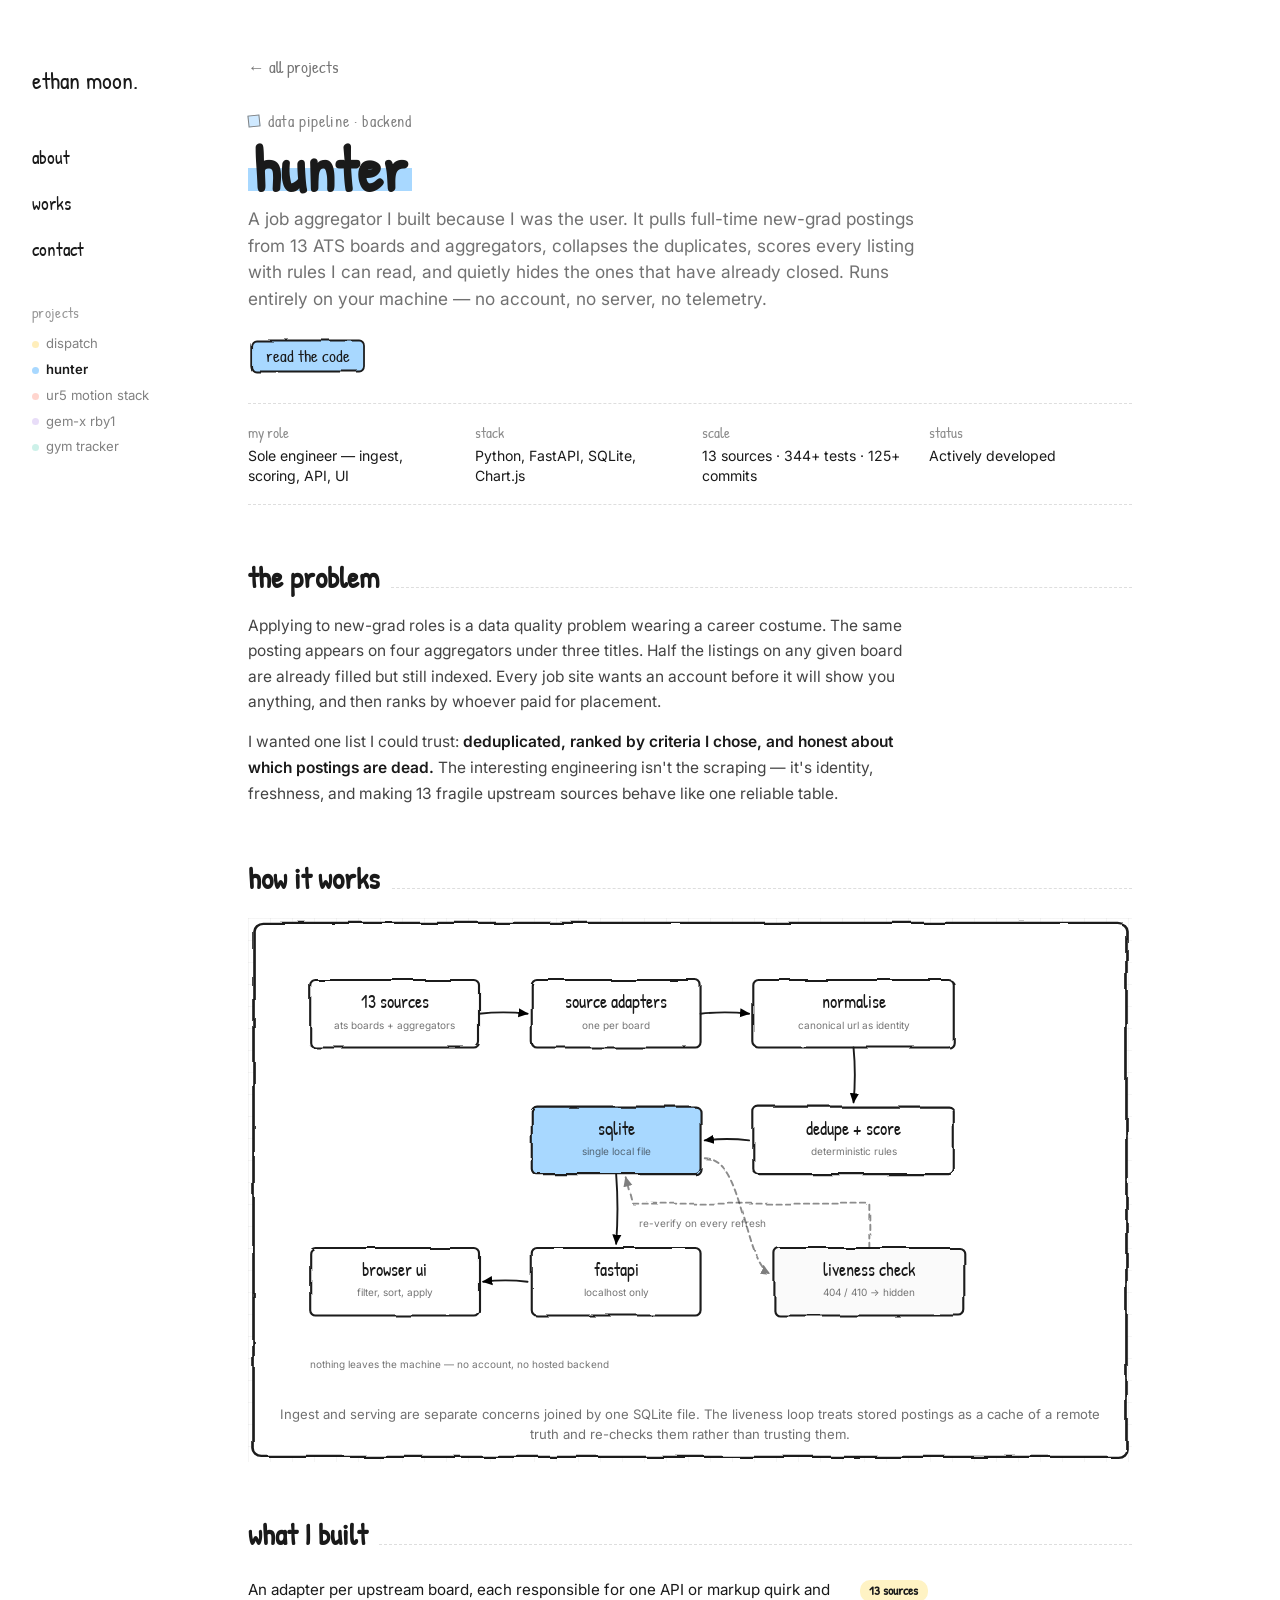
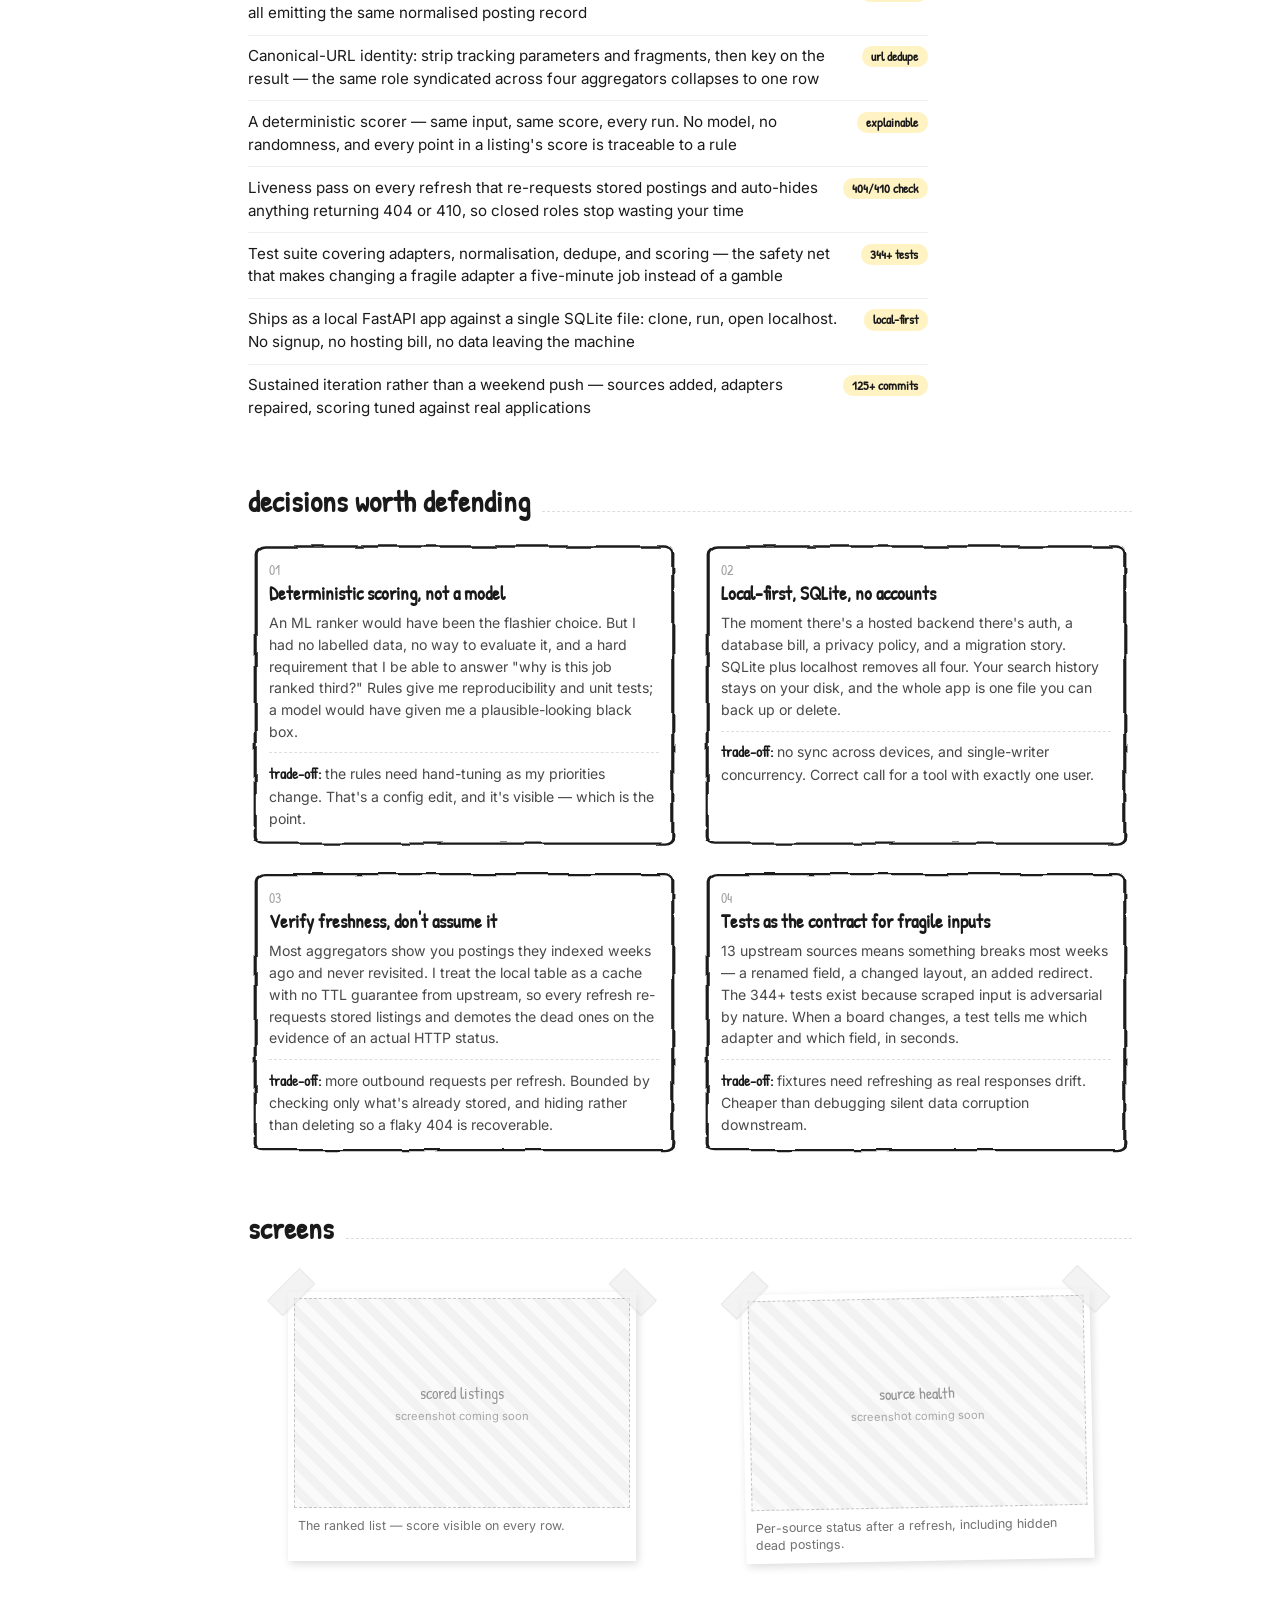
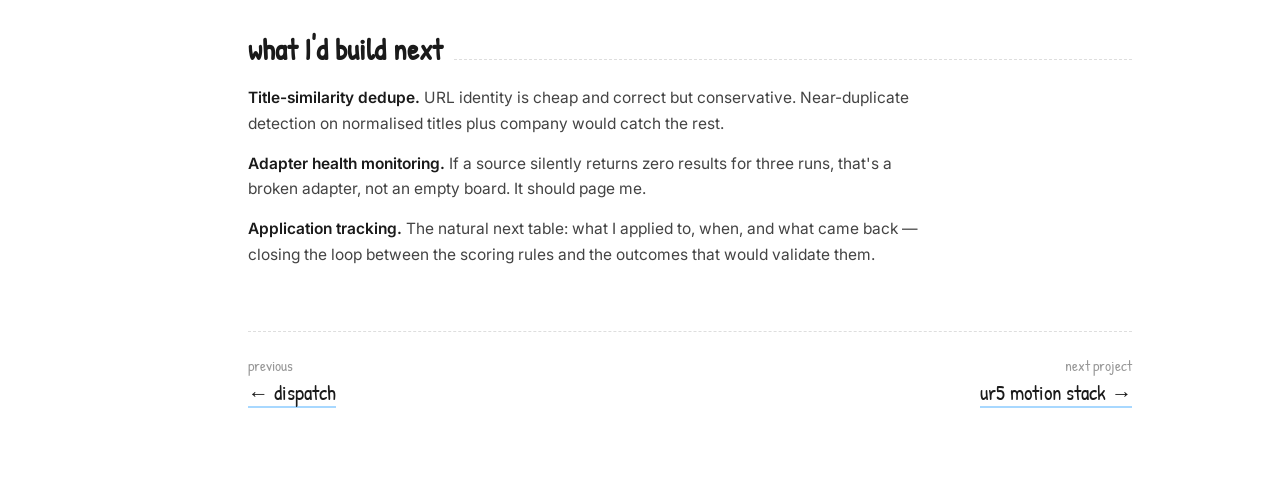
<file: hunter.html>
<!DOCTYPE html>
<html lang="en">
<head>
  <meta charset="UTF-8">
  <meta name="viewport" content="width=device-width, initial-scale=1.0">
  <title>hunter — ethan moon.</title>
  <meta name="description" content="Hunter: a local-first job aggregator that pulls new-grad roles from 13 sources, dedupes them, scores them deterministically, and hides dead postings automatically. FastAPI + SQLite.">
  <link rel="preconnect" href="https://fonts.googleapis.com">
  <link rel="preconnect" href="https://fonts.gstatic.com" crossorigin>
  <link href="https://fonts.googleapis.com/css2?family=Inter:wght@400;500;600&family=Patrick+Hand&display=swap" rel="stylesheet">
  <link rel="stylesheet" href="style.css">
  <link rel="stylesheet" href="project.css">
</head>
<body style="--note:#a8d8ff">

  <svg class="sk-defs" aria-hidden="true">
    <filter id="sk" x="-6%" y="-6%" width="112%" height="112%">
      <feTurbulence type="fractalNoise" baseFrequency="0.028" numOctaves="2" seed="9" result="n"/>
      <feDisplacementMap in="SourceGraphic" in2="n" scale="4"/>
    </filter>
    <marker id="ah" viewBox="0 0 10 10" refX="8" refY="5" markerWidth="6" markerHeight="6" orient="auto-start-reverse">
      <path d="M0,1 L9,5 L0,9 z" class="dg-head"/>
    </marker>
  </svg>

  <aside class="sidebar">
    <div class="sidebar__brand"><a href="index.html" style="color:inherit;text-decoration:none">ethan moon.</a></div>
    <nav class="sidebar__nav">
      <a href="index.html#about" class="sidebar__nav-link">about</a>
      <a href="index.html#works" class="sidebar__nav-link">works</a>
      <a href="index.html#contact" class="sidebar__nav-link">contact</a>
    </nav>

    <div class="sidebar__label">projects</div>
    <nav class="sidebar__projects">
      <a href="dispatch.html"     class="sidebar__project" style="--dot:#ffe083">dispatch</a>
      <a href="hunter.html"       class="sidebar__project sidebar__project--current" style="--dot:#a8d8ff" aria-current="page">hunter</a>
      <a href="ur5-moveit.html"   class="sidebar__project" style="--dot:#ffb3a7">ur5 motion stack</a>
      <a href="gemx-rby1.html"    class="sidebar__project" style="--dot:#d5c1f2">gem-x rby1</a>
      <a href="gym-tracker.html"  class="sidebar__project" style="--dot:#a5e6d8">gym tracker</a>
    </nav>
  </aside>

  <main class="content content--project">

    <a href="projects.html" class="back-link">&larr; all projects</a>

    <!-- ================= hero ================= -->
    <header class="p-hero">
      <div class="p-eyebrow"><i class="swatch"></i> data pipeline &middot; backend</div>
      <h1 class="p-title"><span>hunter</span></h1>
      <p class="p-pitch">
        A job aggregator I built because I was the user. It pulls full-time
        new-grad postings from 13 ATS boards and aggregators, collapses the
        duplicates, scores every listing with rules I can read, and quietly hides
        the ones that have already closed. Runs entirely on your machine — no
        account, no server, no telemetry.
      </p>

      <div class="p-links">
        <a class="p-btn" href="https://github.com/ethanhmoon/Health-Tracker">
          <svg class="sk-fill" viewBox="0 0 150 44" preserveAspectRatio="none" aria-hidden="true">
            <rect x="4" y="4" width="142" height="36" rx="6" fill="#a8d8ff" stroke="#1a1a1a" stroke-width="2.2" filter="url(#sk)"/>
          </svg>
          <span>read the code</span>
        </a>
      </div>

      <dl class="p-spec">
        <div><dt>my role</dt><dd>Sole engineer — ingest, scoring, API, UI</dd></div>
        <div><dt>stack</dt><dd>Python, FastAPI, SQLite, Chart.js</dd></div>
        <div><dt>scale</dt><dd>13 sources &middot; 344+ tests &middot; 125+ commits</dd></div>
        <div><dt>status</dt><dd>Actively developed</dd></div>
      </dl>
    </header>

    <!-- ================= problem ================= -->
    <section class="p-section">
      <h2 class="p-h2">the problem</h2>
      <div class="p-body">
        <p>
          Applying to new-grad roles is a data quality problem wearing a career
          costume. The same posting appears on four aggregators under three
          titles. Half the listings on any given board are already filled but
          still indexed. Every job site wants an account before it will show you
          anything, and then ranks by whoever paid for placement.
        </p>
        <p>
          I wanted one list I could trust: <strong>deduplicated, ranked by
          criteria I chose, and honest about which postings are dead.</strong>
          The interesting engineering isn't the scraping — it's identity,
          freshness, and making 13 fragile upstream sources behave like one
          reliable table.
        </p>
      </div>
    </section>

    <!-- ================= architecture ================= -->
    <section class="p-section">
      <h2 class="p-h2">how it works</h2>
      <div class="napkin">
        <div class="napkin__grid" aria-hidden="true"></div>
        <svg class="sk-frame" viewBox="0 0 800 560" preserveAspectRatio="none" aria-hidden="true">
          <rect x="5" y="5" width="790" height="550" rx="8" fill="#fff" stroke="#1a1a1a" stroke-width="2.4" filter="url(#sk)"/>
        </svg>

        <svg class="diagram" viewBox="0 0 800 425" role="img"
             aria-label="Hunter pipeline: thirteen job sources are read by per-source adapters, normalised with canonical URLs, deduplicated and scored, then written to SQLite. FastAPI serves a local browser UI from that database. A liveness checker re-requests stored postings and marks the ones returning 404 or 410 as hidden.">

          <!-- ingest row -->
          <g filter="url(#sk)">
            <rect class="dg-box" x="40"  y="36" width="160" height="64" rx="5"/>
            <rect class="dg-box" x="250" y="36" width="160" height="64" rx="5"/>
            <rect class="dg-box" x="460" y="36" width="190" height="64" rx="5"/>
          </g>
          <text x="120" y="63" text-anchor="middle" font-size="17">13 sources</text>
          <text class="dg-label" x="120" y="82" text-anchor="middle">ats boards + aggregators</text>

          <text x="330" y="63" text-anchor="middle" font-size="17">source adapters</text>
          <text class="dg-label" x="330" y="82" text-anchor="middle">one per board</text>

          <text x="555" y="63" text-anchor="middle" font-size="17">normalise</text>
          <text class="dg-label" x="555" y="82" text-anchor="middle">canonical url as identity</text>

          <path class="dg-arrow" d="M200,68 Q223,65.5 246,68" marker-end="url(#ah)"/>
          <path class="dg-arrow" d="M410,68 Q433,65.5 456,68" marker-end="url(#ah)"/>
          <path class="dg-arrow" d="M555,100 Q557.5,126 555,152" marker-end="url(#ah)"/>

          <!-- dedupe + score, then store -->
          <g filter="url(#sk)">
            <rect class="dg-box" x="460" y="156" width="190" height="64" rx="5"/>
            <rect class="dg-box dg-box--accent" x="250" y="156" width="160" height="64" rx="5"/>
          </g>
          <text x="555" y="183" text-anchor="middle" font-size="17">dedupe + score</text>
          <text class="dg-label" x="555" y="202" text-anchor="middle">deterministic rules</text>

          <text x="330" y="183" text-anchor="middle" font-size="17">sqlite</text>
          <text class="dg-label" x="330" y="202" text-anchor="middle">single local file</text>

          <path class="dg-arrow" d="M456,188 Q435,185.5 414,188" marker-end="url(#ah)"/>
          <path class="dg-arrow" d="M330,220 Q332.5,253 330,286" marker-end="url(#ah)"/>

          <!-- serve row -->
          <g filter="url(#sk)">
            <rect class="dg-box" x="250" y="290" width="160" height="64" rx="5"/>
            <rect class="dg-box" x="40"  y="290" width="160" height="64" rx="5"/>
            <rect class="dg-box dg-box--soft" x="480" y="290" width="180" height="64" rx="5"/>
          </g>
          <text x="330" y="317" text-anchor="middle" font-size="17">fastapi</text>
          <text class="dg-label" x="330" y="336" text-anchor="middle">localhost only</text>

          <text x="120" y="317" text-anchor="middle" font-size="17">browser ui</text>
          <text class="dg-label" x="120" y="336" text-anchor="middle">filter, sort, apply</text>

          <text x="570" y="317" text-anchor="middle" font-size="17">liveness check</text>
          <text class="dg-label" x="570" y="336" text-anchor="middle">404 / 410 &rarr; hidden</text>

          <path class="dg-arrow" d="M246,322 Q225,319.5 204,322" marker-end="url(#ah)"/>

          <!-- liveness loop -->
          <path class="dg-arrow dg-arrow--dash" d="M414,205 C452,205 450,300 476,315" marker-end="url(#ah)" filter="url(#sk)"/>
          <path class="dg-arrow dg-arrow--dash" d="M570,290 L570,248 L346,248 L340,224" marker-end="url(#ah)" filter="url(#sk)"/>
          <text class="dg-label" x="352" y="270">re-verify on every refresh</text>

          <text class="dg-label" x="40" y="404">nothing leaves the machine &mdash; no account, no hosted backend</text>
        </svg>

        <p class="napkin__caption">
          Ingest and serving are separate concerns joined by one SQLite file.
          The liveness loop treats stored postings as a cache of a remote truth
          and re-checks them rather than trusting them.
        </p>
      </div>
    </section>

    <!-- ================= build log ================= -->
    <section class="p-section">
      <h2 class="p-h2">what I built</h2>
      <ul class="p-list">
        <li>
          <span>An adapter per upstream board, each responsible for one API or markup quirk and all emitting the same normalised posting record</span>
          <span class="p-metric">13 sources</span>
        </li>
        <li>
          <span>Canonical-URL identity: strip tracking parameters and fragments, then key on the result — the same role syndicated across four aggregators collapses to one row</span>
          <span class="p-metric">url dedupe</span>
        </li>
        <li>
          <span>A deterministic scorer — same input, same score, every run. No model, no randomness, and every point in a listing's score is traceable to a rule</span>
          <span class="p-metric">explainable</span>
        </li>
        <li>
          <span>Liveness pass on every refresh that re-requests stored postings and auto-hides anything returning 404 or 410, so closed roles stop wasting your time</span>
          <span class="p-metric">404/410 check</span>
        </li>
        <li>
          <span>Test suite covering adapters, normalisation, dedupe, and scoring — the safety net that makes changing a fragile adapter a five-minute job instead of a gamble</span>
          <span class="p-metric">344+ tests</span>
        </li>
        <li>
          <span>Ships as a local FastAPI app against a single SQLite file: clone, run, open localhost. No signup, no hosting bill, no data leaving the machine</span>
          <span class="p-metric">local-first</span>
        </li>
        <li>
          <span>Sustained iteration rather than a weekend push — sources added, adapters repaired, scoring tuned against real applications</span>
          <span class="p-metric">125+ commits</span>
        </li>
      </ul>
    </section>

    <!-- ================= decisions ================= -->
    <section class="p-section">
      <h2 class="p-h2">decisions worth defending</h2>
      <div class="p-decisions">

        <article class="dcard">
          <svg class="sk-frame" viewBox="0 0 300 280" preserveAspectRatio="none" aria-hidden="true">
            <rect x="5" y="5" width="290" height="270" rx="6" fill="#fff" stroke="#1a1a1a" stroke-width="2.2" filter="url(#sk)"/>
          </svg>
          <div class="dcard__num">01</div>
          <h4>Deterministic scoring, not a model</h4>
          <p>
            An ML ranker would have been the flashier choice. But I had no
            labelled data, no way to evaluate it, and a hard requirement that I
            be able to answer "why is this job ranked third?" Rules give me
            reproducibility and unit tests; a model would have given me a
            plausible-looking black box.
          </p>
          <p class="dcard__tradeoff">
            <b>trade-off:</b> the rules need hand-tuning as my priorities change.
            That's a config edit, and it's visible — which is the point.
          </p>
        </article>

        <article class="dcard">
          <svg class="sk-frame" viewBox="0 0 300 280" preserveAspectRatio="none" aria-hidden="true">
            <rect x="5" y="5" width="290" height="270" rx="6" fill="#fff" stroke="#1a1a1a" stroke-width="2.2" filter="url(#sk)"/>
          </svg>
          <div class="dcard__num">02</div>
          <h4>Local-first, SQLite, no accounts</h4>
          <p>
            The moment there's a hosted backend there's auth, a database bill,
            a privacy policy, and a migration story. SQLite plus localhost
            removes all four. Your search history stays on your disk, and the
            whole app is one file you can back up or delete.
          </p>
          <p class="dcard__tradeoff">
            <b>trade-off:</b> no sync across devices, and single-writer
            concurrency. Correct call for a tool with exactly one user.
          </p>
        </article>

        <article class="dcard">
          <svg class="sk-frame" viewBox="0 0 300 280" preserveAspectRatio="none" aria-hidden="true">
            <rect x="5" y="5" width="290" height="270" rx="6" fill="#fff" stroke="#1a1a1a" stroke-width="2.2" filter="url(#sk)"/>
          </svg>
          <div class="dcard__num">03</div>
          <h4>Verify freshness, don't assume it</h4>
          <p>
            Most aggregators show you postings they indexed weeks ago and never
            revisited. I treat the local table as a cache with no TTL guarantee
            from upstream, so every refresh re-requests stored listings and
            demotes the dead ones on the evidence of an actual HTTP status.
          </p>
          <p class="dcard__tradeoff">
            <b>trade-off:</b> more outbound requests per refresh. Bounded by
            checking only what's already stored, and hiding rather than deleting
            so a flaky 404 is recoverable.
          </p>
        </article>

        <article class="dcard">
          <svg class="sk-frame" viewBox="0 0 300 280" preserveAspectRatio="none" aria-hidden="true">
            <rect x="5" y="5" width="290" height="270" rx="6" fill="#fff" stroke="#1a1a1a" stroke-width="2.2" filter="url(#sk)"/>
          </svg>
          <div class="dcard__num">04</div>
          <h4>Tests as the contract for fragile inputs</h4>
          <p>
            13 upstream sources means something breaks most weeks — a renamed
            field, a changed layout, an added redirect. The 344+ tests exist
            because scraped input is adversarial by nature. When a board changes,
            a test tells me which adapter and which field, in seconds.
          </p>
          <p class="dcard__tradeoff">
            <b>trade-off:</b> fixtures need refreshing as real responses drift.
            Cheaper than debugging silent data corruption downstream.
          </p>
        </article>

      </div>
    </section>

    <!-- ================= screens ================= -->
    <section class="p-section">
      <h2 class="p-h2">screens</h2>
      <div class="p-shots">
        <figure class="shot">
          <i class="shot__tape shot__tape--l"></i><i class="shot__tape shot__tape--r"></i>
          <div class="shot__placeholder">
            scored listings
            <small>screenshot coming soon</small>
          </div>
          <figcaption>The ranked list — score visible on every row.</figcaption>
        </figure>
        <figure class="shot">
          <i class="shot__tape shot__tape--l"></i><i class="shot__tape shot__tape--r"></i>
          <div class="shot__placeholder">
            source health
            <small>screenshot coming soon</small>
          </div>
          <figcaption>Per-source status after a refresh, including hidden dead postings.</figcaption>
        </figure>
      </div>
    </section>

    <!-- ================= next ================= -->
    <section class="p-section">
      <h2 class="p-h2">what I'd build next</h2>
      <div class="p-body">
        <p>
          <strong>Title-similarity dedupe.</strong> URL identity is cheap and
          correct but conservative. Near-duplicate detection on normalised titles
          plus company would catch the rest.
        </p>
        <p>
          <strong>Adapter health monitoring.</strong> If a source silently
          returns zero results for three runs, that's a broken adapter, not an
          empty board. It should page me.
        </p>
        <p>
          <strong>Application tracking.</strong> The natural next table: what I
          applied to, when, and what came back — closing the loop between the
          scoring rules and the outcomes that would validate them.
        </p>
      </div>
    </section>

    <nav class="p-next">
      <div class="p-next__side">
        <span>previous</span>
        <a href="dispatch.html">&larr; dispatch</a>
      </div>
      <div class="p-next__side p-next__side--right">
        <span>next project</span>
        <a href="ur5-moveit.html">ur5 motion stack &rarr;</a>
      </div>
    </nav>

  </main>
</body>
</html>
</file>
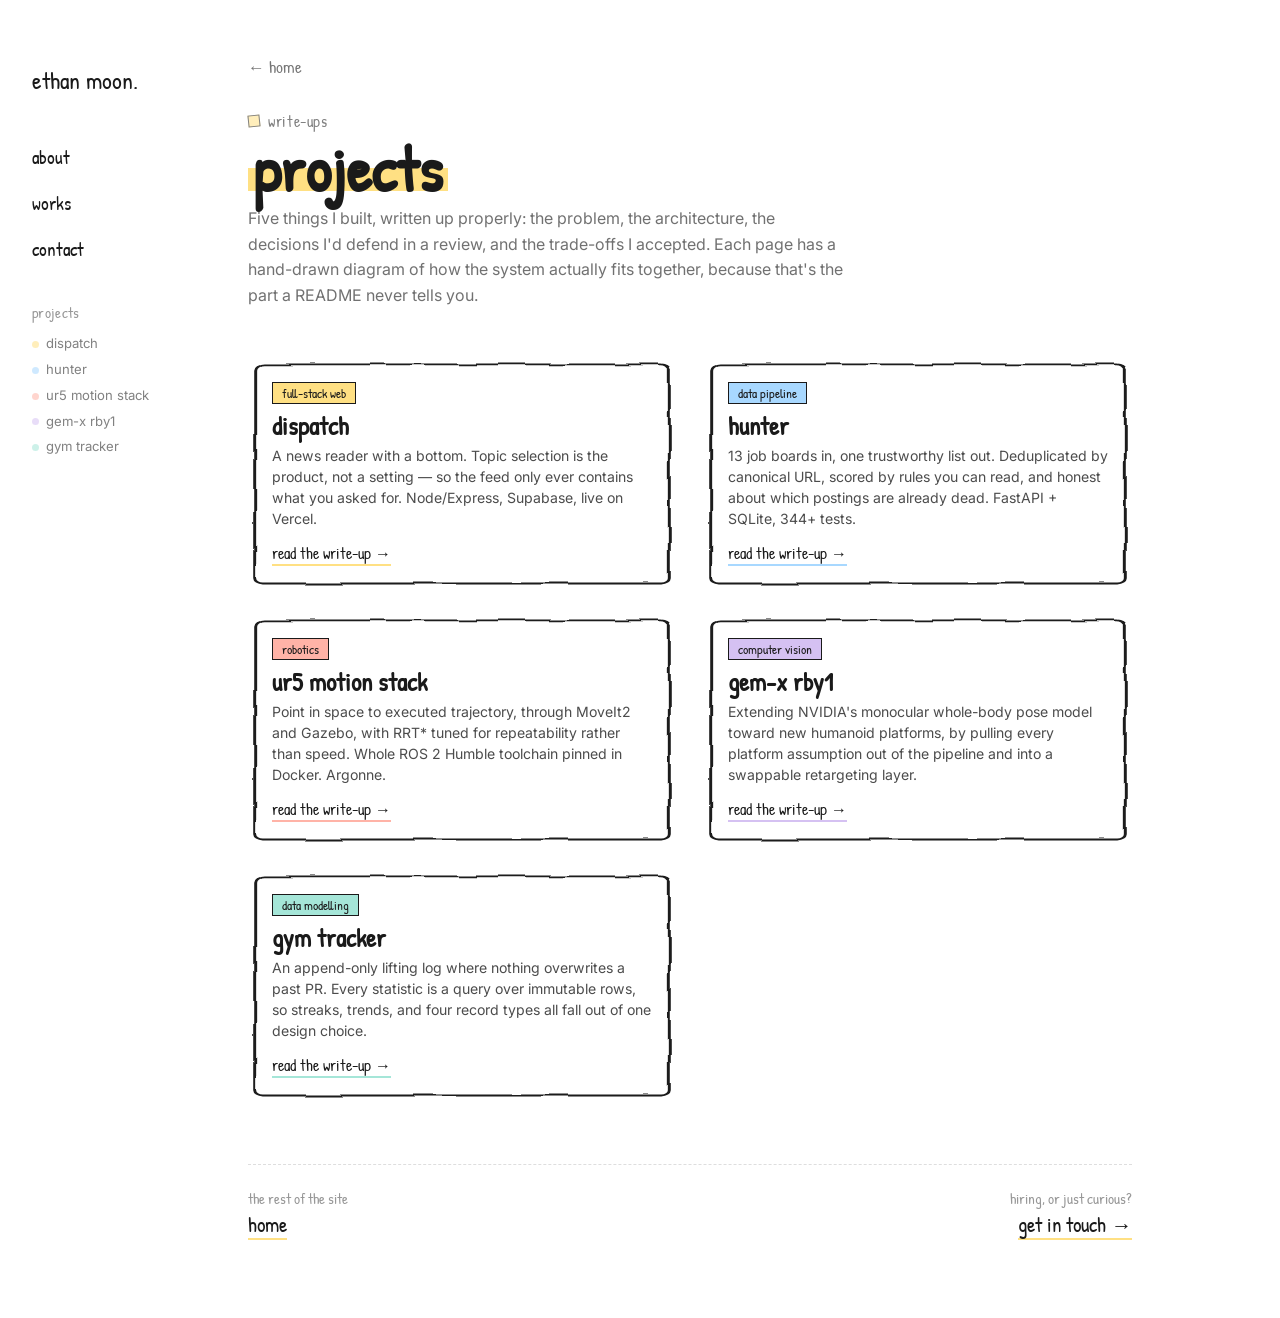
<file: projects.html>
<!DOCTYPE html>
<html lang="en">
<head>
  <meta charset="UTF-8">
  <meta name="viewport" content="width=device-width, initial-scale=1.0">
  <title>projects — ethan moon.</title>
  <meta name="description" content="Project write-ups from Ethan Moon: full-stack web, data pipelines, and robotics motion planning — with architecture, decisions, and trade-offs.">
  <link rel="preconnect" href="https://fonts.googleapis.com">
  <link rel="preconnect" href="https://fonts.gstatic.com" crossorigin>
  <link href="https://fonts.googleapis.com/css2?family=Inter:wght@400;500;600&family=Patrick+Hand&display=swap" rel="stylesheet">
  <link rel="stylesheet" href="style.css">
  <link rel="stylesheet" href="project.css">
</head>
<body style="--note:#ffe083">

  <svg class="sk-defs" aria-hidden="true">
    <filter id="sk" x="-6%" y="-6%" width="112%" height="112%">
      <feTurbulence type="fractalNoise" baseFrequency="0.028" numOctaves="2" seed="9" result="n"/>
      <feDisplacementMap in="SourceGraphic" in2="n" scale="4"/>
    </filter>
  </svg>

  <aside class="sidebar">
    <div class="sidebar__brand"><a href="index.html" style="color:inherit;text-decoration:none">ethan moon.</a></div>
    <nav class="sidebar__nav">
      <a href="index.html#about" class="sidebar__nav-link">about</a>
      <a href="index.html#works" class="sidebar__nav-link">works</a>
      <a href="index.html#contact" class="sidebar__nav-link">contact</a>
    </nav>

    <div class="sidebar__label">projects</div>
    <nav class="sidebar__projects">
      <a href="dispatch.html"     class="sidebar__project" style="--dot:#ffe083">dispatch</a>
      <a href="hunter.html"       class="sidebar__project" style="--dot:#a8d8ff">hunter</a>
      <a href="ur5-moveit.html"   class="sidebar__project" style="--dot:#ffb3a7">ur5 motion stack</a>
      <a href="gemx-rby1.html"    class="sidebar__project" style="--dot:#d5c1f2">gem-x rby1</a>
      <a href="gym-tracker.html"  class="sidebar__project" style="--dot:#a5e6d8">gym tracker</a>
    </nav>
  </aside>

  <main class="content content--project">

    <a href="index.html" class="back-link">&larr; home</a>

    <header class="p-hero">
      <div class="p-eyebrow"><i class="swatch"></i> write-ups</div>
      <h1 class="p-title"><span>projects</span></h1>
      <p class="hub-intro">
        Five things I built, written up properly: the problem, the architecture,
        the decisions I'd defend in a review, and the trade-offs I accepted. Each
        page has a hand-drawn diagram of how the system actually fits together,
        because that's the part a README never tells you.
      </p>
    </header>

    <div class="hub-grid">

      <a class="hub-card" href="dispatch.html" style="--c:#ffe083">
        <svg class="sk-frame" viewBox="0 0 320 260" preserveAspectRatio="none" aria-hidden="true">
          <rect x="5" y="5" width="310" height="250" rx="6" fill="#fff" stroke="#1a1a1a" stroke-width="2.2" filter="url(#sk)"/>
        </svg>
        <span class="hub-card__tag">full-stack web</span>
        <h3>dispatch</h3>
        <p>
          A news reader with a bottom. Topic selection is the product, not a
          setting — so the feed only ever contains what you asked for.
          Node/Express, Supabase, live on Vercel.
        </p>
        <span class="hub-card__more">read the write-up &rarr;</span>
      </a>

      <a class="hub-card" href="hunter.html" style="--c:#a8d8ff">
        <svg class="sk-frame" viewBox="0 0 320 260" preserveAspectRatio="none" aria-hidden="true">
          <rect x="5" y="5" width="310" height="250" rx="6" fill="#fff" stroke="#1a1a1a" stroke-width="2.2" filter="url(#sk)"/>
        </svg>
        <span class="hub-card__tag">data pipeline</span>
        <h3>hunter</h3>
        <p>
          13 job boards in, one trustworthy list out. Deduplicated by canonical
          URL, scored by rules you can read, and honest about which postings are
          already dead. FastAPI + SQLite, 344+ tests.
        </p>
        <span class="hub-card__more">read the write-up &rarr;</span>
      </a>

      <a class="hub-card" href="ur5-moveit.html" style="--c:#ffb3a7">
        <svg class="sk-frame" viewBox="0 0 320 260" preserveAspectRatio="none" aria-hidden="true">
          <rect x="5" y="5" width="310" height="250" rx="6" fill="#fff" stroke="#1a1a1a" stroke-width="2.2" filter="url(#sk)"/>
        </svg>
        <span class="hub-card__tag">robotics</span>
        <h3>ur5 motion stack</h3>
        <p>
          Point in space to executed trajectory, through MoveIt2 and Gazebo, with
          RRT* tuned for repeatability rather than speed. Whole ROS 2 Humble
          toolchain pinned in Docker. Argonne.
        </p>
        <span class="hub-card__more">read the write-up &rarr;</span>
      </a>

      <a class="hub-card" href="gemx-rby1.html" style="--c:#d5c1f2">
        <svg class="sk-frame" viewBox="0 0 320 260" preserveAspectRatio="none" aria-hidden="true">
          <rect x="5" y="5" width="310" height="250" rx="6" fill="#fff" stroke="#1a1a1a" stroke-width="2.2" filter="url(#sk)"/>
        </svg>
        <span class="hub-card__tag">computer vision</span>
        <h3>gem-x rby1</h3>
        <p>
          Extending NVIDIA's monocular whole-body pose model toward new humanoid
          platforms, by pulling every platform assumption out of the pipeline and
          into a swappable retargeting layer.
        </p>
        <span class="hub-card__more">read the write-up &rarr;</span>
      </a>

      <a class="hub-card" href="gym-tracker.html" style="--c:#a5e6d8">
        <svg class="sk-frame" viewBox="0 0 320 260" preserveAspectRatio="none" aria-hidden="true">
          <rect x="5" y="5" width="310" height="250" rx="6" fill="#fff" stroke="#1a1a1a" stroke-width="2.2" filter="url(#sk)"/>
        </svg>
        <span class="hub-card__tag">data modelling</span>
        <h3>gym tracker</h3>
        <p>
          An append-only lifting log where nothing overwrites a past PR. Every
          statistic is a query over immutable rows, so streaks, trends, and four
          record types all fall out of one design choice.
        </p>
        <span class="hub-card__more">read the write-up &rarr;</span>
      </a>

    </div>

    <nav class="p-next">
      <div class="p-next__side">
        <span>the rest of the site</span>
        <a href="index.html">home</a>
      </div>
      <div class="p-next__side p-next__side--right">
        <span>hiring, or just curious?</span>
        <a href="index.html#contact">get in touch &rarr;</a>
      </div>
    </nav>

  </main>
</body>
</html>
</file>
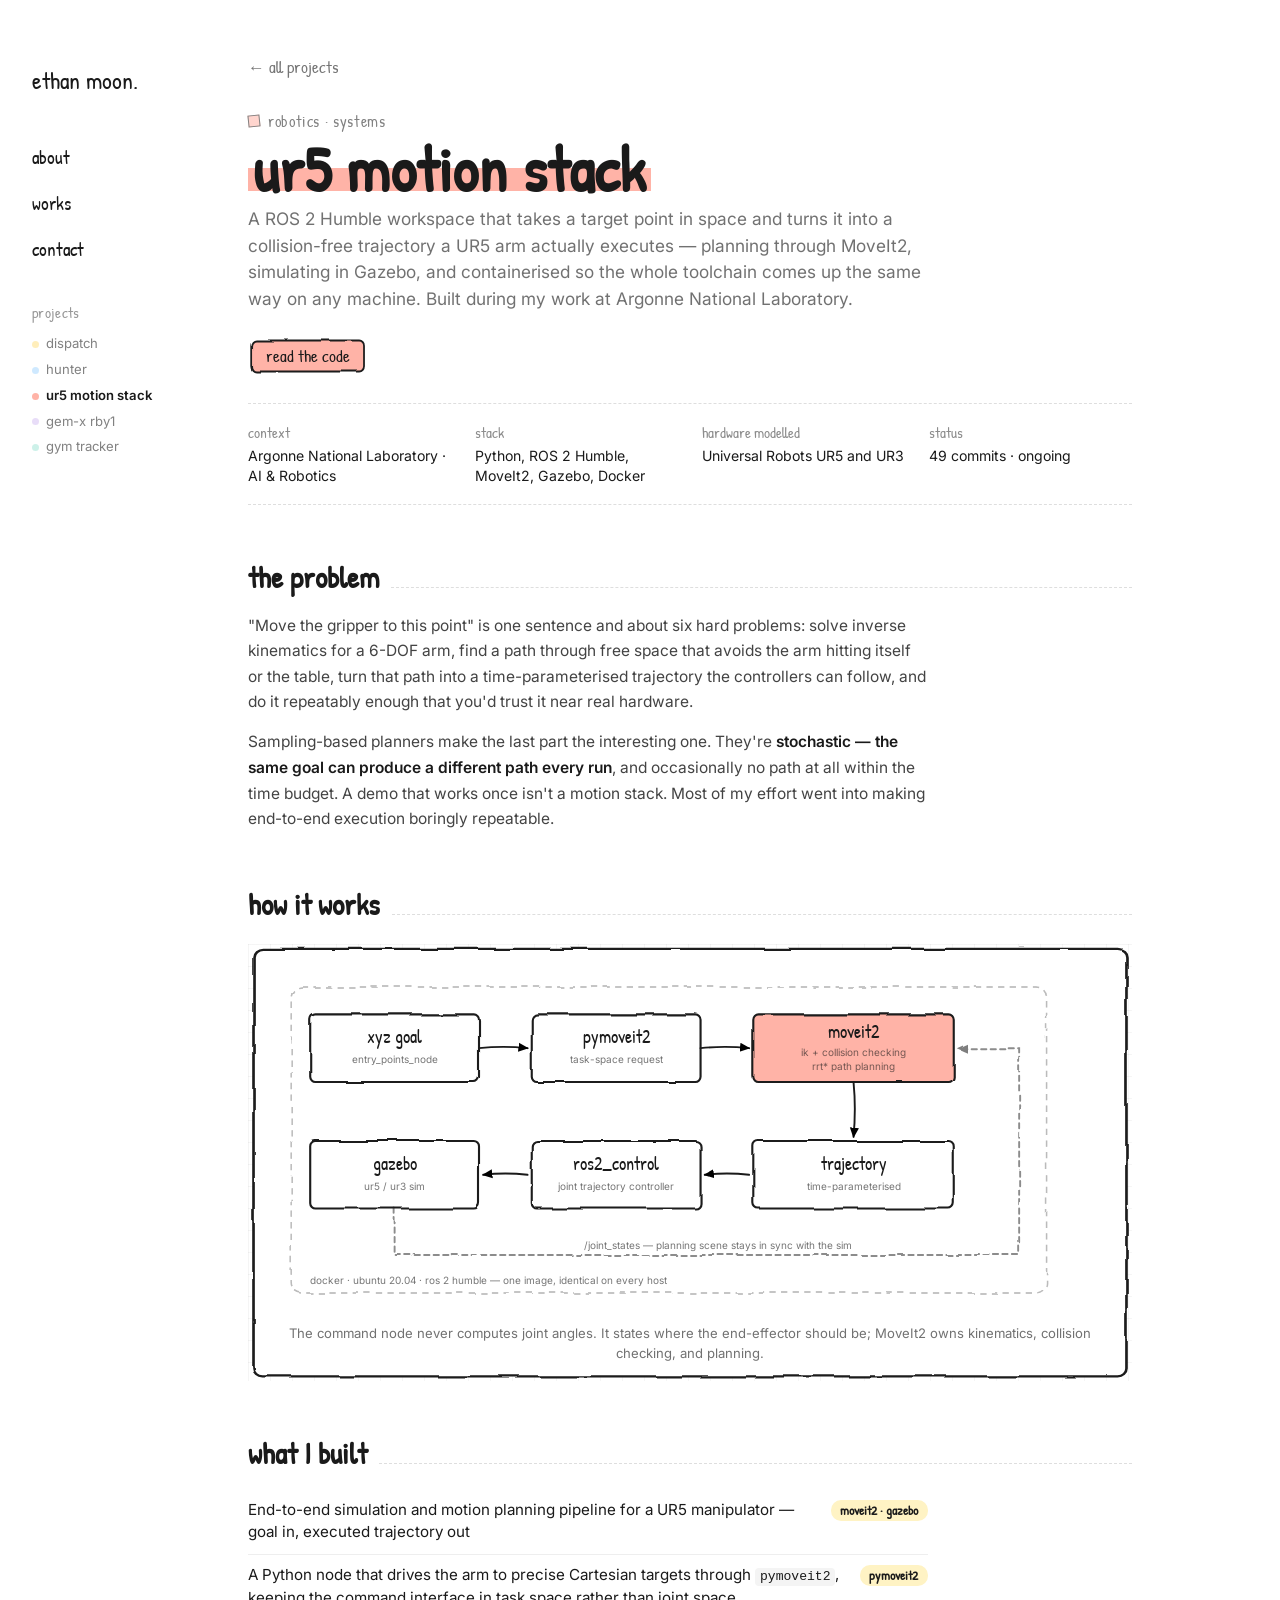
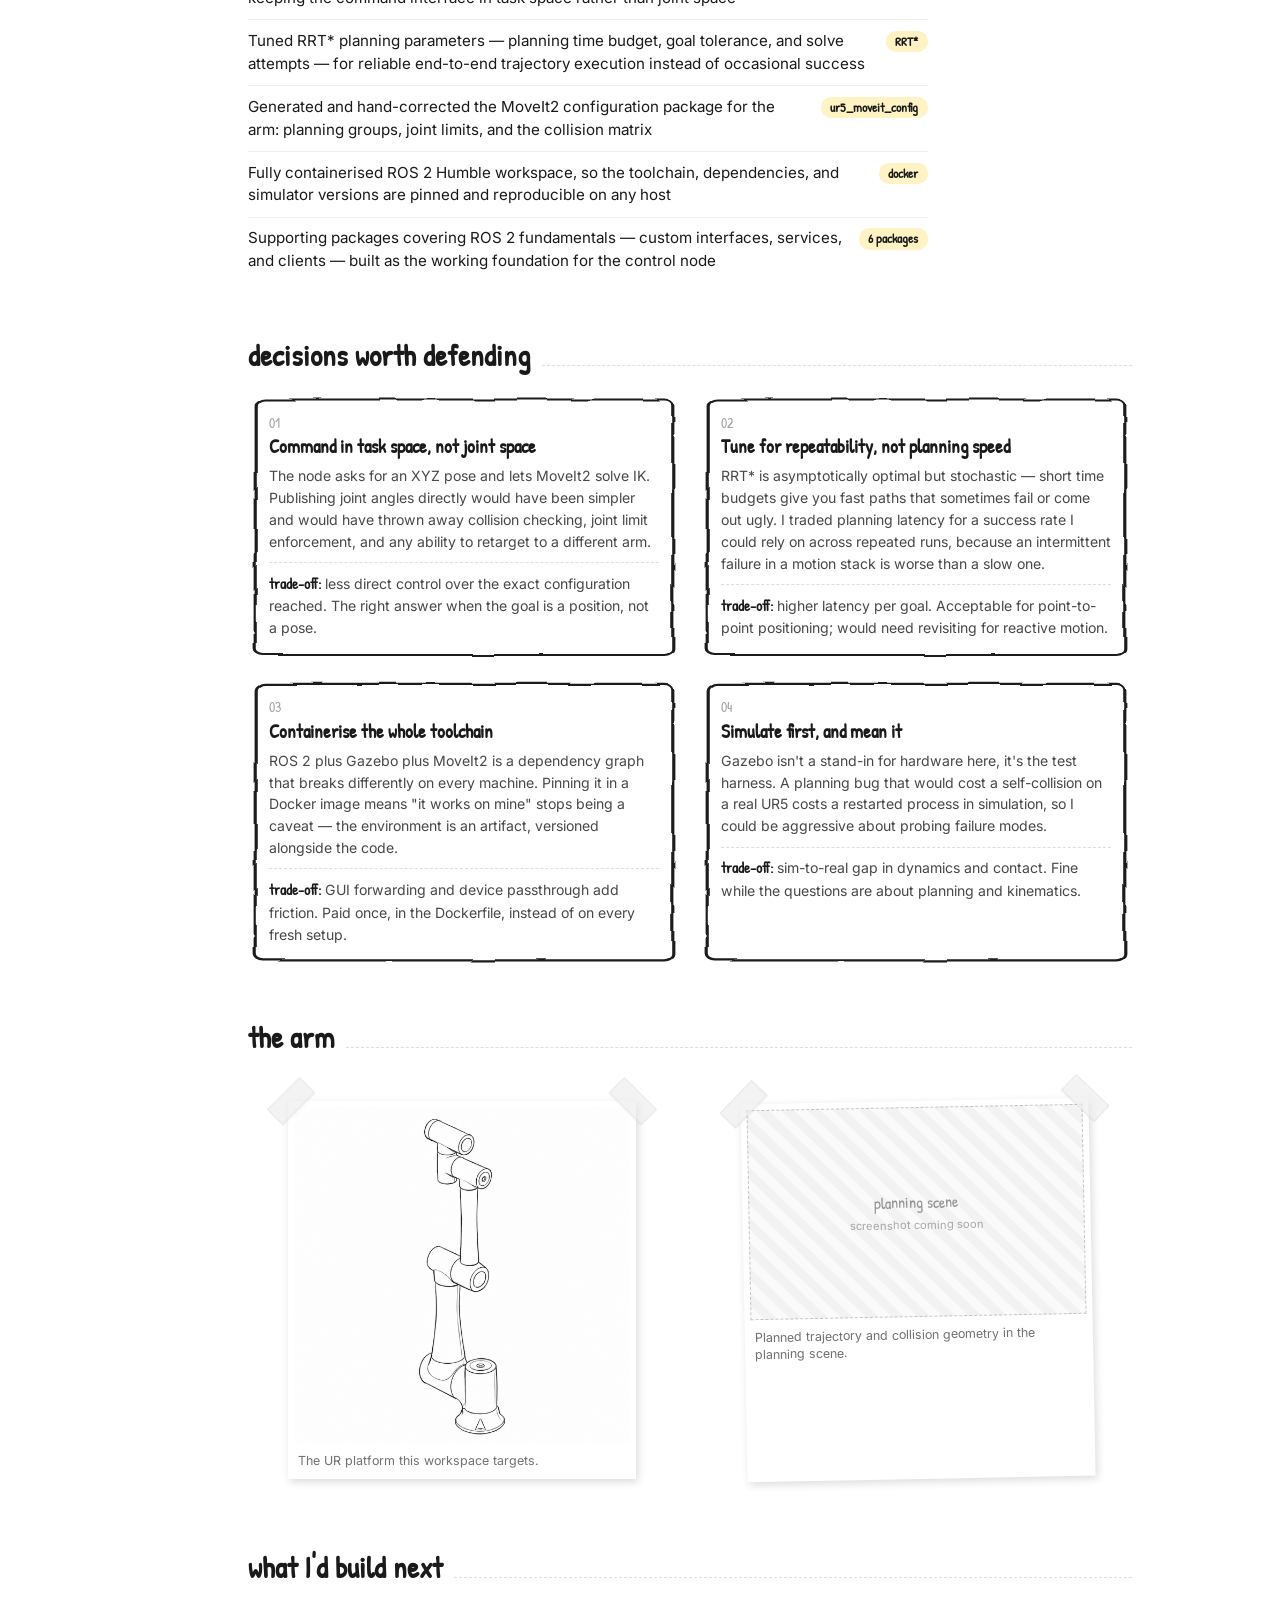
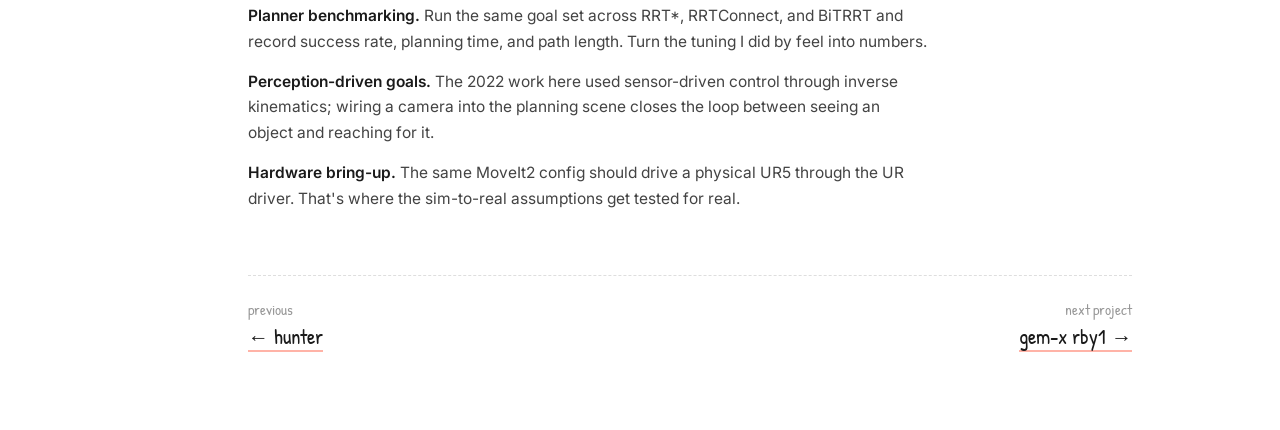
<file: ur5-moveit.html>
<!DOCTYPE html>
<html lang="en">
<head>
  <meta charset="UTF-8">
  <meta name="viewport" content="width=device-width, initial-scale=1.0">
  <title>ur5 motion stack — ethan moon.</title>
  <meta name="description" content="A ROS 2 Humble workspace that plans and executes collision-free trajectories for a simulated UR5/UR3 arm through MoveIt2 and Gazebo, containerised for reproducibility.">
  <link rel="preconnect" href="https://fonts.googleapis.com">
  <link rel="preconnect" href="https://fonts.gstatic.com" crossorigin>
  <link href="https://fonts.googleapis.com/css2?family=Inter:wght@400;500;600&family=Patrick+Hand&display=swap" rel="stylesheet">
  <link rel="stylesheet" href="style.css">
  <link rel="stylesheet" href="project.css">
</head>
<body style="--note:#ffb3a7">

  <svg class="sk-defs" aria-hidden="true">
    <filter id="sk" x="-6%" y="-6%" width="112%" height="112%">
      <feTurbulence type="fractalNoise" baseFrequency="0.028" numOctaves="2" seed="9" result="n"/>
      <feDisplacementMap in="SourceGraphic" in2="n" scale="4"/>
    </filter>
    <marker id="ah" viewBox="0 0 10 10" refX="8" refY="5" markerWidth="6" markerHeight="6" orient="auto-start-reverse">
      <path d="M0,1 L9,5 L0,9 z" class="dg-head"/>
    </marker>
  </svg>

  <aside class="sidebar">
    <div class="sidebar__brand"><a href="index.html" style="color:inherit;text-decoration:none">ethan moon.</a></div>
    <nav class="sidebar__nav">
      <a href="index.html#about" class="sidebar__nav-link">about</a>
      <a href="index.html#works" class="sidebar__nav-link">works</a>
      <a href="index.html#contact" class="sidebar__nav-link">contact</a>
    </nav>

    <div class="sidebar__label">projects</div>
    <nav class="sidebar__projects">
      <a href="dispatch.html"     class="sidebar__project" style="--dot:#ffe083">dispatch</a>
      <a href="hunter.html"       class="sidebar__project" style="--dot:#a8d8ff">hunter</a>
      <a href="ur5-moveit.html"   class="sidebar__project sidebar__project--current" style="--dot:#ffb3a7" aria-current="page">ur5 motion stack</a>
      <a href="gemx-rby1.html"    class="sidebar__project" style="--dot:#d5c1f2">gem-x rby1</a>
      <a href="gym-tracker.html"  class="sidebar__project" style="--dot:#a5e6d8">gym tracker</a>
    </nav>
  </aside>

  <main class="content content--project">

    <a href="projects.html" class="back-link">&larr; all projects</a>

    <!-- ================= hero ================= -->
    <header class="p-hero">
      <div class="p-eyebrow"><i class="swatch"></i> robotics &middot; systems</div>
      <h1 class="p-title"><span>ur5 motion stack</span></h1>
      <p class="p-pitch">
        A ROS 2 Humble workspace that takes a target point in space and turns it
        into a collision-free trajectory a UR5 arm actually executes — planning
        through MoveIt2, simulating in Gazebo, and containerised so the whole
        toolchain comes up the same way on any machine. Built during my work at
        Argonne National Laboratory.
      </p>

      <div class="p-links">
        <a class="p-btn" href="https://github.com/ethanhmoon/ur5-ros2-workspace">
          <svg class="sk-fill" viewBox="0 0 150 44" preserveAspectRatio="none" aria-hidden="true">
            <rect x="4" y="4" width="142" height="36" rx="6" fill="#ffb3a7" stroke="#1a1a1a" stroke-width="2.2" filter="url(#sk)"/>
          </svg>
          <span>read the code</span>
        </a>
      </div>

      <dl class="p-spec">
        <div><dt>context</dt><dd>Argonne National Laboratory &middot; AI &amp; Robotics</dd></div>
        <div><dt>stack</dt><dd>Python, ROS 2 Humble, MoveIt2, Gazebo, Docker</dd></div>
        <div><dt>hardware modelled</dt><dd>Universal Robots UR5 and UR3</dd></div>
        <div><dt>status</dt><dd>49 commits &middot; ongoing</dd></div>
      </dl>
    </header>

    <!-- ================= problem ================= -->
    <section class="p-section">
      <h2 class="p-h2">the problem</h2>
      <div class="p-body">
        <p>
          "Move the gripper to this point" is one sentence and about six hard
          problems: solve inverse kinematics for a 6-DOF arm, find a path through
          free space that avoids the arm hitting itself or the table, turn that
          path into a time-parameterised trajectory the controllers can follow,
          and do it repeatably enough that you'd trust it near real hardware.
        </p>
        <p>
          Sampling-based planners make the last part the interesting one. They're
          <strong>stochastic — the same goal can produce a different path every
          run</strong>, and occasionally no path at all within the time budget.
          A demo that works once isn't a motion stack. Most of my effort went
          into making end-to-end execution boringly repeatable.
        </p>
      </div>
    </section>

    <!-- ================= architecture ================= -->
    <section class="p-section">
      <h2 class="p-h2">how it works</h2>
      <div class="napkin">
        <div class="napkin__grid" aria-hidden="true"></div>
        <svg class="sk-frame" viewBox="0 0 800 450" preserveAspectRatio="none" aria-hidden="true">
          <rect x="5" y="5" width="790" height="440" rx="8" fill="#fff" stroke="#1a1a1a" stroke-width="2.4" filter="url(#sk)"/>
        </svg>

        <svg class="diagram" viewBox="0 0 800 324" role="img"
             aria-label="UR5 control flow: a Python node publishes an XYZ goal through pymoveit2 to the MoveIt2 planner, which solves inverse kinematics and plans a collision-free path with RRT star. The resulting trajectory goes to ros2_control controllers driving the simulated arm in Gazebo, and joint states feed back to the planner. Everything runs inside a Docker container.">

          <!-- container boundary -->
          <rect class="dg-group" x="22" y="18" width="716" height="290" rx="10" filter="url(#sk)"/>

          <!-- command row -->
          <g filter="url(#sk)">
            <rect class="dg-box" x="40"  y="44" width="160" height="64" rx="5"/>
            <rect class="dg-box" x="250" y="44" width="160" height="64" rx="5"/>
            <rect class="dg-box dg-box--accent" x="460" y="44" width="190" height="64" rx="5"/>
          </g>
          <text x="120" y="71" text-anchor="middle" font-size="17">xyz goal</text>
          <text class="dg-label" x="120" y="90" text-anchor="middle">entry_points_node</text>

          <text x="330" y="71" text-anchor="middle" font-size="17">pymoveit2</text>
          <text class="dg-label" x="330" y="90" text-anchor="middle">task-space request</text>

          <text x="555" y="66" text-anchor="middle" font-size="17">moveit2</text>
          <text class="dg-label" x="555" y="83" text-anchor="middle">ik + collision checking</text>
          <text class="dg-label" x="555" y="97" text-anchor="middle">rrt* path planning</text>

          <path class="dg-arrow" d="M200,76 Q223,73.5 246,76" marker-end="url(#ah)"/>
          <path class="dg-arrow" d="M410,76 Q433,73.5 456,76" marker-end="url(#ah)"/>
          <path class="dg-arrow" d="M555,108 Q557.5,134 555,160" marker-end="url(#ah)"/>

          <!-- execution row -->
          <g filter="url(#sk)">
            <rect class="dg-box" x="460" y="164" width="190" height="64" rx="5"/>
            <rect class="dg-box" x="250" y="164" width="160" height="64" rx="5"/>
            <rect class="dg-box" x="40"  y="164" width="160" height="64" rx="5"/>
          </g>
          <text x="555" y="191" text-anchor="middle" font-size="17">trajectory</text>
          <text class="dg-label" x="555" y="210" text-anchor="middle">time-parameterised</text>

          <text x="330" y="191" text-anchor="middle" font-size="17">ros2_control</text>
          <text class="dg-label" x="330" y="210" text-anchor="middle">joint trajectory controller</text>

          <text x="120" y="191" text-anchor="middle" font-size="17">gazebo</text>
          <text class="dg-label" x="120" y="210" text-anchor="middle">ur5 / ur3 sim</text>

          <path class="dg-arrow" d="M456,196 Q435,193.5 414,196" marker-end="url(#ah)"/>
          <path class="dg-arrow" d="M246,196 Q225,193.5 204,196" marker-end="url(#ah)"/>

          <!-- joint state feedback -->
          <path class="dg-arrow dg-arrow--dash" d="M120,228 L120,272 L712,272 L712,76 L654,76" marker-end="url(#ah)" filter="url(#sk)"/>
          <text class="dg-label" x="300" y="266">/joint_states &mdash; planning scene stays in sync with the sim</text>

          <text class="dg-label" x="40" y="300">docker &middot; ubuntu 20.04 &middot; ros 2 humble &mdash; one image, identical on every host</text>
        </svg>

        <p class="napkin__caption">
          The command node never computes joint angles. It states where the
          end-effector should be; MoveIt2 owns kinematics, collision checking,
          and planning.
        </p>
      </div>
    </section>

    <!-- ================= build log ================= -->
    <section class="p-section">
      <h2 class="p-h2">what I built</h2>
      <ul class="p-list">
        <li>
          <span>End-to-end simulation and motion planning pipeline for a UR5 manipulator — goal in, executed trajectory out</span>
          <span class="p-metric">moveit2 &middot; gazebo</span>
        </li>
        <li>
          <span>A Python node that drives the arm to precise Cartesian targets through <code class="p-inline-code">pymoveit2</code>, keeping the command interface in task space rather than joint space</span>
          <span class="p-metric">pymoveit2</span>
        </li>
        <li>
          <span>Tuned RRT* planning parameters — planning time budget, goal tolerance, and solve attempts — for reliable end-to-end trajectory execution instead of occasional success</span>
          <span class="p-metric">RRT*</span>
        </li>
        <li>
          <span>Generated and hand-corrected the MoveIt2 configuration package for the arm: planning groups, joint limits, and the collision matrix</span>
          <span class="p-metric">ur5_moveit_config</span>
        </li>
        <li>
          <span>Fully containerised ROS 2 Humble workspace, so the toolchain, dependencies, and simulator versions are pinned and reproducible on any host</span>
          <span class="p-metric">docker</span>
        </li>
        <li>
          <span>Supporting packages covering ROS 2 fundamentals — custom interfaces, services, and clients — built as the working foundation for the control node</span>
          <span class="p-metric">6 packages</span>
        </li>
      </ul>
    </section>

    <!-- ================= decisions ================= -->
    <section class="p-section">
      <h2 class="p-h2">decisions worth defending</h2>
      <div class="p-decisions">

        <article class="dcard">
          <svg class="sk-frame" viewBox="0 0 300 290" preserveAspectRatio="none" aria-hidden="true">
            <rect x="5" y="5" width="290" height="280" rx="6" fill="#fff" stroke="#1a1a1a" stroke-width="2.2" filter="url(#sk)"/>
          </svg>
          <div class="dcard__num">01</div>
          <h4>Command in task space, not joint space</h4>
          <p>
            The node asks for an XYZ pose and lets MoveIt2 solve IK. Publishing
            joint angles directly would have been simpler and would have thrown
            away collision checking, joint limit enforcement, and any ability to
            retarget to a different arm.
          </p>
          <p class="dcard__tradeoff">
            <b>trade-off:</b> less direct control over the exact configuration
            reached. The right answer when the goal is a position, not a pose.
          </p>
        </article>

        <article class="dcard">
          <svg class="sk-frame" viewBox="0 0 300 290" preserveAspectRatio="none" aria-hidden="true">
            <rect x="5" y="5" width="290" height="280" rx="6" fill="#fff" stroke="#1a1a1a" stroke-width="2.2" filter="url(#sk)"/>
          </svg>
          <div class="dcard__num">02</div>
          <h4>Tune for repeatability, not planning speed</h4>
          <p>
            RRT* is asymptotically optimal but stochastic — short time budgets
            give you fast paths that sometimes fail or come out ugly. I traded
            planning latency for a success rate I could rely on across repeated
            runs, because an intermittent failure in a motion stack is worse
            than a slow one.
          </p>
          <p class="dcard__tradeoff">
            <b>trade-off:</b> higher latency per goal. Acceptable for point-to-point
            positioning; would need revisiting for reactive motion.
          </p>
        </article>

        <article class="dcard">
          <svg class="sk-frame" viewBox="0 0 300 290" preserveAspectRatio="none" aria-hidden="true">
            <rect x="5" y="5" width="290" height="280" rx="6" fill="#fff" stroke="#1a1a1a" stroke-width="2.2" filter="url(#sk)"/>
          </svg>
          <div class="dcard__num">03</div>
          <h4>Containerise the whole toolchain</h4>
          <p>
            ROS 2 plus Gazebo plus MoveIt2 is a dependency graph that breaks
            differently on every machine. Pinning it in a Docker image means
            "it works on mine" stops being a caveat — the environment is an
            artifact, versioned alongside the code.
          </p>
          <p class="dcard__tradeoff">
            <b>trade-off:</b> GUI forwarding and device passthrough add friction.
            Paid once, in the Dockerfile, instead of on every fresh setup.
          </p>
        </article>

        <article class="dcard">
          <svg class="sk-frame" viewBox="0 0 300 290" preserveAspectRatio="none" aria-hidden="true">
            <rect x="5" y="5" width="290" height="280" rx="6" fill="#fff" stroke="#1a1a1a" stroke-width="2.2" filter="url(#sk)"/>
          </svg>
          <div class="dcard__num">04</div>
          <h4>Simulate first, and mean it</h4>
          <p>
            Gazebo isn't a stand-in for hardware here, it's the test harness. A
            planning bug that would cost a self-collision on a real UR5 costs a
            restarted process in simulation, so I could be aggressive about
            probing failure modes.
          </p>
          <p class="dcard__tradeoff">
            <b>trade-off:</b> sim-to-real gap in dynamics and contact. Fine
            while the questions are about planning and kinematics.
          </p>
        </article>

      </div>
    </section>

    <!-- ================= screens ================= -->
    <section class="p-section">
      <h2 class="p-h2">the arm</h2>
      <div class="p-shots">
        <figure class="shot">
          <i class="shot__tape shot__tape--l"></i><i class="shot__tape shot__tape--r"></i>
          <img src="Images/ur.png" alt="Universal Robots arm used for the motion planning work at Argonne">
          <figcaption>The UR platform this workspace targets.</figcaption>
        </figure>
        <figure class="shot">
          <i class="shot__tape shot__tape--l"></i><i class="shot__tape shot__tape--r"></i>
          <div class="shot__placeholder">
            planning scene
            <small>screenshot coming soon</small>
          </div>
          <figcaption>Planned trajectory and collision geometry in the planning scene.</figcaption>
        </figure>
      </div>
    </section>

    <!-- ================= next ================= -->
    <section class="p-section">
      <h2 class="p-h2">what I'd build next</h2>
      <div class="p-body">
        <p>
          <strong>Planner benchmarking.</strong> Run the same goal set across
          RRT*, RRTConnect, and BiTRRT and record success rate, planning time,
          and path length. Turn the tuning I did by feel into numbers.
        </p>
        <p>
          <strong>Perception-driven goals.</strong> The 2022 work here used
          sensor-driven control through inverse kinematics; wiring a camera into
          the planning scene closes the loop between seeing an object and
          reaching for it.
        </p>
        <p>
          <strong>Hardware bring-up.</strong> The same MoveIt2 config should
          drive a physical UR5 through the UR driver. That's where the
          sim-to-real assumptions get tested for real.
        </p>
      </div>
    </section>

    <nav class="p-next">
      <div class="p-next__side">
        <span>previous</span>
        <a href="hunter.html">&larr; hunter</a>
      </div>
      <div class="p-next__side p-next__side--right">
        <span>next project</span>
        <a href="gemx-rby1.html">gem-x rby1 &rarr;</a>
      </div>
    </nav>

  </main>
</body>
</html>
</file>
<file: style.css>
:root {
  --color-text: #1a1a1a;
  --color-bg: #ffffff;
  --color-accent: #e8b923;
  --sidebar-width: 200px;
}

html {
  -webkit-text-size-adjust: 100%;
  text-size-adjust: 100%;
  scroll-behavior: smooth;
  background: var(--color-bg);
  overflow-x: hidden;
}

.sr-only {
  position: absolute;
  width: 1px;
  height: 1px;
  padding: 0;
  margin: -1px;
  overflow: hidden;
  clip-path: inset(50%);
  white-space: nowrap;
}

* {
  box-sizing: border-box;
}

body {
  margin: 0 auto;
  display: flex;
  min-height: 100vh;
  min-height: 100dvh;
  max-width: 1400px;
  background: var(--color-bg);
  color: var(--color-text);
  font-family: 'Inter', -apple-system, BlinkMacSystemFont, "Segoe UI", sans-serif;
}

.sidebar {
  position: sticky;
  top: 0;
  align-self: flex-start;
  width: var(--sidebar-width);
  flex-shrink: 0;
  padding: 4rem 2rem;
}

.sidebar__brand {
  font-family: 'Patrick Hand', cursive;
  font-size: 1.5rem;
  margin-bottom: 3rem;
}

.sidebar__nav {
  display: flex;
  flex-direction: column;
  gap: 1.25rem;
}

.sidebar__nav-link {
  display: inline-flex;
  flex-direction: column;
  align-items: flex-start;
  width: fit-content;
  font-family: 'Patrick Hand', cursive;
  font-size: 1.2rem;
  color: var(--color-text);
  text-decoration: none;
}

.squiggle {
  display: block;
  width: 3em;
  height: 0.6em;
  margin-top: 2px;
  opacity: 0;
  transition: opacity 0.2s ease;
}

.sidebar__nav-link--active .squiggle {
  opacity: 1;
}

.squiggle path {
  fill: none;
  stroke: var(--color-accent);
  stroke-width: 2;
  stroke-linecap: round;
}

.content {
  flex: 1;
  position: relative;
  padding: 0 3rem;
}

.page-section {
  padding: 4rem 0;
}

.doodles {
  position: absolute;
  top: 2rem;
  right: 3rem;
  display: flex;
  align-items: flex-start;
  gap: 1rem;
  opacity: 0.9;
}

.doodle {
  width: 70px;
  height: auto;
  stroke: var(--color-text);
}

.doodle--notebook {
  transform: rotate(-4deg);
}

.doodle--mug {
  transform: rotate(6deg);
  margin-top: 1.5rem;
  pointer-events: bounding-box;
}

.doodle--mug__steam {
  transform-box: fill-box;
  transform-origin: bottom center;
}

.doodle--mug:hover .doodle--mug__steam {
  animation: steam-wiggle 0.7s ease-in-out infinite;
}

.doodle--mug:hover .doodle--mug__steam--2 {
  animation-delay: 0.12s;
}

.doodle--mug:hover .doodle--mug__steam--3 {
  animation-delay: 0.24s;
}

@keyframes steam-wiggle {
  0%, 100% {
    transform: translateX(0) rotate(0deg);
  }
  50% {
    transform: translateX(1.5px) rotate(6deg);
  }
}

.about-layout {
  display: flex;
  gap: 3rem;
  align-items: flex-start;
  flex-wrap: wrap;
}

.lines {
  max-width: 480px;
}

.line {
  font-size: 1.05rem;
  line-height: 1.6;
  margin: 1.5rem 0;
}

.text-link {
  color: var(--color-text);
  text-decoration: underline;
}

.notebook {
  container-type: inline-size;
  position: relative;
  width: min(608.26px, 100%);
  aspect-ratio: 520 / 650;
}

.notebook-art {
  display: block;
  width: 100%;
  height: 100%;
}

.notebook__page {
  position: absolute;
  left: 23.46cqw;
  right: 14.23cqw;
  top: 15.62cqw;
  bottom: 9.61cqw;
  overflow: hidden;
}

.notebook__pencil {
  position: absolute;
  top: 42cqw;
  right: -11cqw;
  width: 18.9cqw;
  height: auto;
  display: block;
  transform: rotate(-10deg);
  transform-origin: top center;
}

.notebook__line {
  font-family: 'Patrick Hand', cursive;
  font-size: 21px;
  line-height: 23.7px;
  margin: 0;
  color: #1a1a1a;
}

.notebook__line--title {
  font-weight: 700;
}

.work-section {
  margin: 3rem 0;
}

.work-section:first-child {
  margin-top: 0;
}

.work-title {
  display: block;
  width: 100%;
  height: auto;
  margin-bottom: 1rem;
}

/* ============================================================
   CAREER BOOK — works section: header, project sticky notes,
   flip-book, internship cards. Colors/shadows/animations kept as
   provided (same scoped-exception reasoning as .polaroid/.letter:
   this component's whole interaction model depends on them).
   ============================================================ */

.works-layout {
  display: flex;
  gap: 3rem;
  align-items: flex-start;
  flex-wrap: wrap;
}

.career-book { --page-h: 460px; --ink: #1a1a1a;
  display: flex; align-items: flex-start;
  width: 100%; max-width: 900px; margin: 3rem auto 0;
  font-family: 'Inter', -apple-system, BlinkMacSystemFont, "Segoe UI", sans-serif; color: var(--ink); }

/* 3D stage for the open/close flip */
.book-3d { position: relative; flex: 1; height: var(--page-h); perspective: 2200px; z-index: 2; }
.spread  { position: absolute; inset: 0; transform-style: preserve-3d;
           transform: translateX(-25%);           /* closed: cover centered */
           transition: transform .95s cubic-bezier(.2,.72,.2,1); }
.open .spread { transform: translateX(0); }        /* open: full two-page spread */

/* a ruled page look, shared by both inside pages */
.ruled { background:
    repeating-linear-gradient(transparent, transparent 27px, #d7e4f4 27px, #d7e4f4 28px),
    #fff; }

/* RIGHT inside page (details) — sits under the cover until opened */
.page-right { position: absolute; left: 50%; top: 0; width: 50%; height: 100%;
    border-radius: 0 6px 6px 0; box-shadow: 0 10px 26px rgba(0,0,0,.14);
    padding: 30px 34px 24px 26px; box-sizing: border-box; overflow: auto; }

/* the cover leaf: front = book cover, back = LEFT inside page (overview) */
.leaf { position: absolute; left: 50%; top: 0; width: 50%; height: 100%;
    transform-origin: 0 50%; transform-style: preserve-3d;
    transform: rotateY(0deg); z-index: 5;
    transition: transform .95s cubic-bezier(.2,.72,.2,1); }
.open .leaf { transform: rotateY(-180deg); }
.face { position: absolute; inset: 0; backface-visibility: hidden;
    -webkit-backface-visibility: hidden; box-sizing: border-box; }

/* ---- the cover face ---- */
.cover { border-radius: 6px 10px 10px 6px;
    background:
      radial-gradient(120% 90% at 30% 15%, #6f8f86 0%, #5c7a72 55%, #4e6a63 100%);
    box-shadow: 0 14px 30px rgba(0,0,0,.22);
    display: flex; flex-direction: column; align-items: center; justify-content: center;
    padding: 30px; overflow: hidden; }
/* spiral coil down the cover's spine (left edge) */
.cover .coil { position: absolute; left: 10px; top: 0; height: 100%; }
/* the taped-on label */
.label { background: #fdfaf0; color: #1a1a1a; width: 78%;
    padding: 22px 16px 26px; text-align: center; transform: rotate(-1.5deg);
    box-shadow: 0 6px 16px rgba(0,0,0,.28);
    border: 1px solid #e7e0cd; }
.label .kicker { font-family: 'Inter', -apple-system, BlinkMacSystemFont, "Segoe UI", sans-serif; font-size: 11px; letter-spacing: 3px;
    text-transform: uppercase; opacity: .55; }
.label .title { font-family: 'Patrick Hand', cursive; font-weight: 700;
    font-size: 40px; line-height: 1.02; margin: 8px 0 6px; }
.label .rule { width: 60%; height: 2px; background: #1a1a1a; margin: 8px auto; opacity: .8; }
.label .vol  { font-family: 'Patrick Hand', cursive; font-weight: 700; font-size: 26px; }
/* little corner star doodle */
.cover .star { position: absolute; bottom: 20px; right: 22px; opacity: .8; }
/* "scroll to open" hint, fades away on open */
.hint { position: absolute; bottom: 16px; left: 0; right: 0; text-align: center;
    font-family: 'Patrick Hand', cursive; font-size: 20px; color: #eef4f1;
    opacity: .9; transition: opacity .4s; }
.open .hint { opacity: 0; }

/* ---- the back of the leaf = LEFT inside page (overview) ---- */
.leaf-back { transform: rotateY(180deg); border-radius: 6px 0 0 6px;
    box-shadow: 0 10px 26px rgba(0,0,0,.14);
    padding: 30px 26px 24px 34px; overflow: auto; }

/* spiral binding shown in the center gutter once open */
.spiral { position: absolute; left: 50%; top: 10px; transform: translateX(-50%);
    z-index: 6; opacity: 0; transition: opacity .5s .35s; pointer-events: none; }
.open .spiral { opacity: 1; }
/* soft gutter shadow */
.gutter { position: absolute; top: 0; bottom: 0; left: 50%; width: 42px;
    transform: translateX(-50%); z-index: 4; pointer-events: none; opacity: 0;
    transition: opacity .5s .35s;
    background: linear-gradient(90deg, transparent, rgba(0,0,0,.09) 45%, rgba(0,0,0,.09) 55%, transparent); }
.open .gutter { opacity: 1; }

/* page text */
.page-right h3, .leaf-back h3 { margin: 0; font-size: 19px; line-height: 28px; }
.sub  { margin: 0; font-size: 13px; line-height: 28px; opacity: .7; }
.page-right p, .leaf-back p { margin: 0; font-size: 14.5px; line-height: 28px; }
.page-right ul, .leaf-back ul { margin: 0 0 0 20px; padding: 0; font-size: 14.5px; line-height: 28px; }
.cap { font-size: 12px; line-height: 28px; opacity: .5; text-transform: uppercase; letter-spacing: 1px; }
.page-right a, .leaf-back a { color: var(--ink); }
.career-book .hidden { display: none; }

/* details bullets: description on the left, highlighted metric on the right */
.dt-list { list-style: none; margin: 0; padding: 0; font-size: 14.5px; }
.dt-list li {
  display: flex;
  justify-content: space-between;
  align-items: baseline;
  gap: 10px;
}
.page-right .dt-list li { line-height: 28px; }
.pcard .dt-list li { line-height: 1.5; padding: 4px 0; }

/* link from a notebook detail panel out to the matching project write-up */
.dt-more {
  display: inline-block;
  margin-top: 4px;
  font-family: 'Patrick Hand', cursive;
  font-size: 15px;
  line-height: 28px;
  color: var(--ink, #1a1a1a);
  text-decoration: none;
  border-bottom: 2px solid var(--color-accent);
  transition: opacity .15s ease;
}
@media (hover: hover) { .dt-more:hover { opacity: .7; } }
.dt-text { flex: 1; }
.dt-metric {
  flex-shrink: 0;
  font-family: 'Patrick Hand', cursive;
  font-weight: 700;
  font-size: 13px;
  line-height: 1;
  color: var(--ink);
  background: #fff3c4;
  padding: 2px 10px;
  border-radius: 10px;
  white-space: nowrap;
}

/* taped-on photo under the job title/date */
.ov-photo {
  position: relative;
  display: block;
  width: 256px;
  height: 256px;
  margin: 8px auto;
  padding: 4px;
  background: #fff;
  box-shadow: 2px 3px 6px rgba(0, 0, 0, .15);
}
.ov-photo img {
  display: block;
  width: 100%;
  height: 100%;
  object-fit: cover;
}
.ov-photo__tape {
  position: absolute;
  width: 39px;
  height: 21px;
  background: rgba(235, 235, 235, .55);
  border: 1px solid rgba(0, 0, 0, .05);
  box-shadow: 0 1px 2px rgba(0, 0, 0, .06);
  z-index: 2;
}
.ov-photo__tape--l { top: -10.5px; left: -19.5px; transform: rotate(-45deg); }
.ov-photo__tape--r { bottom: -10.5px; right: -19.5px; transform: rotate(-45deg); }

/* skills, bottom of the overview page */
.ov-skills { display: flex; flex-wrap: wrap; gap: 6px; margin-top: 10px; }
.ov-skill {
  font-family: 'Patrick Hand', cursive;
  font-weight: 700;
  font-size: 13px;
  color: var(--ink);
  background: #f2f2f2;
  padding: 3px 10px;
  border-radius: 10px;
}

/* sticky tabs poking out the right edge — appear as it opens */
.stickies { display: flex; flex-direction: column; gap: 12px; padding-top: 40px;
    margin-left: 20px; opacity: 0; transform: translateX(10px);
    transition: opacity .5s .3s, transform .5s .3s; }
.open .stickies { opacity: 1; transform: translateX(0); }
.sticky { font-family: 'Patrick Hand', cursive; font-size: 18px; font-weight: 700; color: var(--ink);
    border: none; width: 104px; text-align: right; padding: 3px 10px 4px 22px;
    border-radius: 0 6px 6px 0; box-shadow: 2px 2px 5px rgba(0,0,0,.15);
    cursor: pointer; position: relative; z-index: 1;
    transform: translateX(14px);                 /* others stick out on the sheet edge */
    transition: transform .2s ease, box-shadow .2s ease; }
@media (hover: hover) { .sticky:hover  { transform: translateX(18px); } }  /* unselected slide further out on hover */
.sticky.active,
.sticky.active:hover {
    transform: translateX(0);                    /* pulled in so it rests ON the page a little */
    box-shadow: -3px 2px 6px rgba(0,0,0,.14);    /* soft shadow — sits on the sheet */
    z-index: 3; }                                /* above the paper so the sliver shows */

/* a page-turn sheet: sweeps over the right page when you switch tabs */
.turn { position: absolute; left: 50%; top: 0; width: 50%; height: 100%;
    transform-origin: 0 50%; transform: rotateY(0deg); z-index: 7;
    border-radius: 0 6px 6px 0; box-shadow: -8px 10px 26px rgba(0,0,0,.16);
    backface-visibility: hidden; -webkit-backface-visibility: hidden;
    opacity: 0; pointer-events: none; }
.turning .turn { animation: pageturn .5s ease-in forwards; }
@keyframes pageturn {
  0%   { opacity: 1; transform: rotateY(0deg); }
  99%  { opacity: 1; }
  100% { opacity: 0; transform: rotateY(-168deg); }
}
/* gentle settle for the freshly shown content */
.career-book .enter { animation: settle .34s ease both; }
@keyframes settle { from { opacity: 0; transform: translateY(5px); } to { opacity: 1; transform: none; } }

@media (prefers-reduced-motion: reduce) {
  .spread, .leaf, .spiral, .gutter, .stickies { transition: none !important; }
  .turning .turn, .career-book .enter { animation: none !important; }
}

/* ---------- sketched header ---------- */
.career-header { width: 100%; max-width: 900px; margin: 0 auto 56px; text-align: center; }
.sk-title { position: relative; display: inline-block; padding: 10px 52px 16px; }
.sk-title .sk-border { position: absolute; inset: 0; width: 100%; height: 100%; overflow: visible; }
.sk-title span { position: relative; font-family: 'Patrick Hand', cursive; font-weight: 700;
    font-size: 48px; line-height: 1; color: var(--ink); }

/* section tag (small handwritten label above a group) */
.section-tag { font-family: 'Patrick Hand', cursive; font-weight: 700; font-size: 26px;
    text-align: center; margin: 0 0 14px; opacity: .85; }

/* link to the full project write-ups hub, under the sticky-note grid */
.projects-more {
  display: block;
  text-align: center;
  font-family: 'Patrick Hand', cursive;
  font-size: 15px;
  color: var(--ink, #1a1a1a);
  text-decoration: none;
  border-bottom: 2px solid var(--color-accent);
  width: max-content;
  margin: 14px auto 0;
  padding-bottom: 1px;
  transition: opacity .15s ease;
}
@media (hover: hover) { .projects-more:hover { opacity: .7; } }

/* ---------- projects as sticky notes ---------- */
.projects { flex-shrink: 0; max-width: 412px; }
.sticky-row { display: grid; grid-template-columns: repeat(2, 195px); gap: 22px; }
.pnote { position: relative; width: 195px; height: 195px; cursor: pointer;
    display: flex; flex-direction: column; align-items: center; justify-content: center;
    text-align: center; text-decoration: none; color: var(--ink);
    padding: 14px 12px; box-sizing: border-box;
    box-shadow: 3px 5px 10px rgba(0,0,0,.16);
    transition: transform .16s ease; }
.pnote:nth-child(2n)   { transform: rotate(-2.5deg); }
.pnote:nth-child(3n)   { transform: rotate(2deg); }
@media (hover: hover) { .pnote:hover           { transform: translateY(-5px) rotate(0deg); } }
.pnote .sk-fill { position: absolute; inset: 0; width: 100%; height: 100%; z-index: 0; overflow: visible; }
.pnote__icon { position: relative; z-index: 1; width: 48px; height: 48px; margin-bottom: 8px;
    border-radius: 8px; border: 1.5px solid rgba(26,26,26,.55);
    box-shadow: 1px 2px 4px rgba(0,0,0,.12); object-fit: cover; }
.pnote .pname { position: relative; z-index: 1; font-family: 'Patrick Hand', cursive;
    font-weight: 700; font-size: 24px; line-height: 1.05; }
.pnote .pblurb { position: relative; z-index: 1; font-family: 'Inter', -apple-system, BlinkMacSystemFont, "Segoe UI", sans-serif;
    font-size: 11.5px; line-height: 1.25; margin-top: 6px; opacity: .8; }

/* ---------- internship experience: side column next to the notebook ---------- */
.internships { flex-shrink: 0; width: min(280px, 100%); }
.intern-row { display: flex; flex-direction: column; gap: 12px; }
.icard { position: relative; text-align: left;
    background: transparent; border: none; cursor: pointer; color: var(--ink);
    padding: 18px 20px; transition: transform .16s ease; }
@media (hover: hover) { .icard:hover { transform: translateY(-4px); } }
.icard .sk-frame { position: absolute; inset: 0; width: 100%; height: 100%; z-index: 0; overflow: visible; }
.icard > * { position: relative; z-index: 1; }
.icard h4 { margin: 0; font-family: 'Patrick Hand', cursive; font-weight: 700; font-size: 24px; line-height: 1.05; }
.icard .role { margin: 2px 0 6px; font-family: 'Inter', -apple-system, BlinkMacSystemFont, "Segoe UI", sans-serif; font-size: 12px; opacity: .7; }
.icard p { margin: 0; font-family: 'Inter', -apple-system, BlinkMacSystemFont, "Segoe UI", sans-serif; font-size: 13px; line-height: 1.4; }

/* ---------- project details: a static page under the notebook ---------- */
.projects-detail { width: 100%; max-width: 900px; margin: 3rem auto 0; }
.projects-detail__grid {
  display: grid;
  grid-template-columns: repeat(2, 1fr);
  gap: 22px;
}
.pcard { position: relative; text-align: left; padding: 20px 22px; }
.pcard .sk-frame { position: absolute; inset: 0; width: 100%; height: 100%; z-index: 0; overflow: visible; }
.pcard > * { position: relative; z-index: 1; }
.pcard h4 { margin: 0 0 4px; font-family: 'Patrick Hand', cursive; font-weight: 700; font-size: 24px; line-height: 1.05; }
.pcard__desc { margin: 0 0 10px; font-family: 'Inter', -apple-system, BlinkMacSystemFont, "Segoe UI", sans-serif; font-size: 13px; line-height: 1.4; opacity: .8; }
.pcard .ov-skills { margin-top: 12px; }
.pcard__more {
  display: inline-block;
  margin-top: 14px;
  font-family: 'Patrick Hand', cursive;
  font-size: 15px;
  color: var(--ink, #1a1a1a);
  text-decoration: none;
  border-bottom: 2px solid var(--c, #ffe083);
  transition: opacity .15s ease;
}
@media (hover: hover) { .pcard__more:hover { opacity: .7; } }

@media (max-width: 640px) {
  .projects-detail__grid {
    grid-template-columns: 1fr;
  }
}

/* ---------- skills: colorful tags, right of internship experience ---------- */
.skills { flex: 1 1 200px; min-width: 200px; }
.skills-row { display: flex; flex-wrap: wrap; gap: 10px; align-content: flex-start; }
.skill-tag {
  display: inline-block;
  font-family: 'Patrick Hand', cursive;
  font-weight: 700;
  font-size: 16px;
  color: var(--ink);
  padding: 7px 15px;
  border-radius: 14px;
  box-shadow: 2px 3px 6px rgba(0,0,0,.15);
}
.skill-tag:nth-child(odd)  { transform: rotate(-2deg); }
.skill-tag:nth-child(even) { transform: rotate(2deg); }

.m-title { display: none; }

@media (max-width: 700px) {
  .career-book { flex-direction: column; }
  .book-3d { perspective: none; height: auto; }
  .spread { position: static; transform: none !important; }
  .leaf   { position: static; width: 100%; transform: none !important; }
  .face   { position: static; backface-visibility: visible; }
  .cover  { display: none; }
  .leaf-back { transform: none; border-radius: 6px 6px 0 0; }
  .page-right { position: static; width: 100%; border-radius: 0 0 6px 6px; }
  .spiral, .gutter { display: none; }
  .stickies { flex-direction: row; flex-wrap: wrap; gap: 8px; margin: 12px 0 0;
      opacity: 1 !important; transform: none !important; padding-top: 0; }
  .sticky { width: auto; text-align: center; border-radius: 6px;
      transform: none !important; box-shadow: 2px 2px 5px rgba(0,0,0,.15); }
  .sticky.active { box-shadow: none; outline: 2px solid rgba(0,0,0,.25); }
  .m-title { display: block; font-family: 'Patrick Hand', cursive; font-weight: 700;
      font-size: 30px; text-align: center; margin-bottom: 10px; }
}

.photos-section {
  flex-shrink: 0;
  width: min(272px, 100%);
  text-align: center;
  margin-top: 3rem;
  margin-left: auto;
}

.photos-hint {
  color: #8a8a8a;
  font-family: 'Patrick Hand', cursive;
  font-size: 1.1rem;
  margin: 1rem 0 0;
}

.sticky-note {
  display: block;
  width: 100%;
  height: auto;
  margin-top: 1.5rem;
}

.sticky-note text {
  font-family: 'Patrick Hand', cursive;
  fill: var(--color-text);
}

.sticky-note__link {
  transition: transform 0.15s ease;
}

@media (hover: hover) {
  .sticky-note a:hover .sticky-note__link {
    transform: translateY(-3px);
  }
}

/* ============================================================
   CONTACT — same sketch style (#sk filter) as the works page.
   ============================================================ */

.contact-wrap {
  --ink: #1a1a1a;
  width: 860px;
  max-width: 100%;
  margin: 0 auto;
  display: flex;
  gap: 34px;
  align-items: stretch;
}

.contact-card { position: relative; flex: 1 1 auto; padding: 30px 34px 26px; }
.contact-card .sk-frame { position: absolute; inset: 0; width: 100%; height: 100%; z-index: 0; overflow: visible; }
.contact-card > * { position: relative; z-index: 1; }
.ttl { font-family: 'Patrick Hand', cursive; font-weight: 700; font-size: 40px; line-height: 1; margin: 0 0 6px; }
.ttl + .lead { font-size: 14px; opacity: .7; margin: 0 0 18px; }

.contact-card .row { display: flex; align-items: baseline; gap: 10px; margin-bottom: 16px; }
.contact-card .row label { font-family: 'Patrick Hand', cursive; font-weight: 700; font-size: 22px; width: 74px; flex: none; }
.contact-card .row input { flex: 1; border: none; border-bottom: 2px solid var(--ink); background: transparent;
    font-family: inherit; font-size: 15px; color: var(--ink); padding: 4px 2px; outline: none; }
.msg-label { font-family: 'Patrick Hand', cursive; font-weight: 700; font-size: 22px; margin: 4px 0 4px; }
.contact-card textarea { width: 100%; height: 132px; border: none; resize: vertical; padding: 0 2px; outline: none;
    font-family: inherit; font-size: 15px; color: var(--ink); line-height: 28px;
    background: repeating-linear-gradient(transparent, transparent 27px, #d7e4f4 27px, #d7e4f4 28px); }
.contact-card input:focus, .contact-card textarea:focus { background-color: #fffdea; }

.contact-card .send { position: relative; margin: 18px 0 0 auto; display: block; border: none; background: transparent;
    cursor: pointer; padding: 6px 30px 10px; color: var(--ink);
    font-family: 'Patrick Hand', cursive; font-weight: 700; font-size: 26px;
    transition: transform .15s ease; }
@media (hover: hover) { .contact-card .send:hover { transform: translateY(-2px) rotate(-1deg); } }
.contact-card .send .sk-fill { position: absolute; inset: 0; width: 100%; height: 100%; z-index: 0; overflow: visible; }
.contact-card .send span { position: relative; z-index: 1; }

.ok { display: none; font-family: 'Patrick Hand', cursive; font-weight: 700; font-size: 22px;
    color: #3a7d44; margin-top: 12px; }

.socials { flex: none; width: 210px; display: flex; flex-direction: column; }
.snote-row { display: flex; flex-direction: column; gap: 18px; }
.snote { position: relative; height: 78px; cursor: pointer; text-decoration: none; color: var(--ink);
    display: flex; align-items: center; gap: 12px; padding: 0 18px;
    box-shadow: 3px 4px 9px rgba(0,0,0,.15); transition: transform .16s ease; }
.snote:nth-child(2) { transform: rotate(-1.5deg); }
.snote:nth-child(3) { transform: rotate(1.5deg); }
@media (hover: hover) { .snote:hover { transform: translateX(4px) rotate(0deg); } }
.snote .sk-fill { position: absolute; inset: 0; width: 100%; height: 100%; z-index: 0; overflow: visible; }
.snote .ico, .snote .lbl { position: relative; z-index: 1; }
.snote .lbl { font-family: 'Patrick Hand', cursive; font-weight: 700; font-size: 22px; }

@media (max-width: 720px) {
  .contact-wrap { flex-direction: column; gap: 22px; }
  .socials { width: 100%; }
  .snote-row { flex-direction: row; flex-wrap: wrap; }
  .snote { flex: 1 1 140px; }
  /* iOS Safari zooms the page when a focused field is under 16px */
  .contact-card .row input,
  .contact-card textarea { font-size: 16px; }
}

.stack-wrap {
  transform: translate(-120px, -50px);
}

.stack {
  position: relative;
  width: 100%;
  aspect-ratio: 340 / 392;
  margin: 0 auto;
  outline: none;
}

.stack:focus-visible {
  outline: 3px solid var(--color-accent);
  outline-offset: 16px;
}

/* Scoped exception to the sitewide no-border/no-shadow rule: the
   polaroid card's border + shadow are what read as a physical photo. */
.polaroid {
  position: absolute;
  inset: 0;
  background: var(--color-bg);
  padding: 14px 14px 0;
  border: 1px solid #e6e6e6;
  box-shadow: 0 6px 18px rgba(0, 0, 0, 0.16), 0 1px 3px rgba(0, 0, 0, 0.10);
  cursor: grab;
  touch-action: none;
  user-select: none;
  -webkit-user-select: none;
  will-change: transform;
  transition: transform 0.45s cubic-bezier(0.22, 1, 0.36, 1);
}

.polaroid.dragging {
  transition: none;
  cursor: grabbing;
}

.polaroid img {
  display: block;
  width: 100%;
  aspect-ratio: 1 / 1;
  object-fit: cover;
  background: #f0f0f0;
  pointer-events: none;
}

.polaroid .caption {
  font-family: 'Patrick Hand', cursive;
  font-size: 1.2rem;
  color: var(--color-text);
  height: 62px;
  display: flex;
  align-items: center;
  justify-content: center;
}

.polaroid::before {
  content: "";
  position: absolute;
  width: 95px;
  height: 28px;
  background: rgba(235, 235, 235, 0.55);
  border: 1px solid rgba(0, 0, 0, 0.05);
  box-shadow: 0 1px 2px rgba(0, 0, 0, 0.06);
  display: none;
}

.polaroid.tape-tr::before { display: block; top: -10px;   right: -32px; transform: rotate(35deg); }
.polaroid.tape-bl::before { display: block; bottom: 34px; left:  -36px; transform: rotate(15deg); }

@media (prefers-reduced-motion: reduce) {
  .polaroid {
    transition-duration: 0.01s;
  }

  .doodle--mug:hover .doodle--mug__steam {
    animation: none;
  }

  .sticky-note__link {
    transition-duration: 0.01s;
  }

  .contact-card .send,
  .snote {
    transition-duration: 0.01s;
  }
}

@media (min-width: 1200px) {
  .photos-section {
    margin-top: 7.5rem;
  }
}

@media (max-width: 640px) {
  body {
    flex-direction: column;
  }

  /* stacked above the content, so it should scroll away instead of
     sticking to the top and sitting on top of the page */
  .sidebar {
    position: static;
    width: auto;
    padding: 2rem 2rem 0.5rem;
  }

  .content {
    padding: 0 2rem;
  }

  .projects {
    max-width: 100%;
  }

  .sticky-row {
    grid-template-columns: repeat(2, minmax(0, 1fr));
    gap: 14px;
  }

  .pnote {
    width: 100%;
    height: auto;
    aspect-ratio: 1 / 1;
  }

  .page-section {
    padding: 1.5rem 0 2.5rem;
  }

  .doodles {
    position: static;
    margin-bottom: 2rem;
  }

  .doodle--mug {
    margin-top: 0;
  }

  /* the pencil and photo-stack nudge both assume desktop-width slack
     around the notebook/photo column; on a full-width mobile column
     they push those elements past the edge of the screen. */
  .notebook__pencil {
    display: none;
  }

  .stack-wrap {
    transform: none;
  }
}

/* on touchscreens let a vertical swipe over the photo scroll the page;
   sideways drags still flick the card */
@media (hover: none) {
  .polaroid { touch-action: pan-y; }
}
</file>
<file: project.css>
/* ==========================================================================
   project.css — styles for the individual project pages
   Layers on top of style.css. Reuses the same tokens, fonts and #sk filter
   so these pages read as part of the same site, not a bolt-on.
   ========================================================================== */

:root {
  --ink: #1a1a1a;
  --paper: #ffffff;
  --rule: rgba(26, 26, 26, .14);
  --muted: rgba(26, 26, 26, .62);
  --note: #ffe083;            /* overridden per page on <body data-accent> */
  --highlight: #fff3c4;
}

/* per-project accent, set inline on <body style="--note:#a8d8ff"> */

/* ---------- shell ---------- */

.content--project {
  padding: 3.5rem 3rem 5rem;
  max-width: 980px;
}

.sk-defs {
  position: absolute;
  width: 0;
  height: 0;
  overflow: hidden;
}

/* sidebar additions: a project switcher under the main nav */
.sidebar__label {
  font-family: 'Patrick Hand', cursive;
  font-size: .95rem;
  letter-spacing: .02em;
  opacity: .45;
  margin: 2.5rem 0 .75rem;
}

.sidebar__projects {
  display: flex;
  flex-direction: column;
  gap: .55rem;
}

.sidebar__project {
  position: relative;
  font-family: 'Inter', -apple-system, BlinkMacSystemFont, "Segoe UI", sans-serif;
  font-size: .82rem;
  line-height: 1.3;
  color: var(--ink);
  text-decoration: none;
  opacity: .55;
  padding-left: 14px;
  transition: opacity .15s ease;
}

.sidebar__project::before {
  content: "";
  position: absolute;
  left: 0;
  top: .45em;
  width: 7px;
  height: 7px;
  border-radius: 50%;
  background: var(--dot, #d8d8d8);
}

@media (hover: hover) { .sidebar__project:hover { opacity: 1; } }

.sidebar__project--current {
  opacity: 1;
  font-weight: 600;
}

.back-link {
  display: inline-flex;
  align-items: center;
  gap: .4rem;
  font-family: 'Patrick Hand', cursive;
  font-size: 1.05rem;
  color: var(--ink);
  text-decoration: none;
  opacity: .6;
  margin-bottom: 2rem;
  transition: opacity .15s ease, transform .15s ease;
}

@media (hover: hover) { .back-link:hover { opacity: 1; transform: translateX(-3px); } }

/* ---------- hero ---------- */

.p-hero { margin-bottom: 3.25rem; }

.p-eyebrow {
  display: inline-flex;
  align-items: center;
  gap: .5rem;
  font-family: 'Patrick Hand', cursive;
  font-size: 1rem;
  letter-spacing: .04em;
  opacity: .55;
  margin-bottom: .35rem;
}

.p-eyebrow .swatch {
  width: 12px;
  height: 12px;
  background: var(--note);
  border: 1.5px solid var(--ink);
  transform: rotate(-6deg);
}

.p-title {
  font-family: 'Patrick Hand', cursive;
  font-weight: 700;
  font-size: clamp(2.6rem, 6vw, 4rem);
  line-height: .98;
  margin: 0 0 .35rem;
}

/* the highlighter swipe behind the title — the one loud move on the page.
   Painted as a background image on the span so it sits behind the glyphs;
   a z-index:-1 pseudo-element would fall behind the page background instead. */
.p-title span {
  display: inline-block;
  padding: 0 .08em;
  background-image: linear-gradient(var(--note), var(--note));
  background-repeat: no-repeat;
  background-size: 100% .36em;
  background-position: 0 76%;
}

.p-pitch {
  font-size: 1.08rem;
  line-height: 1.55;
  max-width: 62ch;
  margin: 0 0 1.5rem;
  color: var(--muted);
}

.p-links {
  display: flex;
  flex-wrap: wrap;
  gap: .7rem;
  margin-bottom: 1.75rem;
}

.p-btn {
  position: relative;
  display: inline-flex;
  align-items: center;
  gap: .4rem;
  font-family: 'Patrick Hand', cursive;
  font-size: 1.05rem;
  color: var(--ink);
  text-decoration: none;
  padding: .5rem 1.1rem;
  transition: transform .15s ease;
}
.p-btn .sk-fill { position: absolute; inset: 0; width: 100%; height: 100%; z-index: 0; overflow: visible; }
.p-btn > span { position: relative; z-index: 1; }
@media (hover: hover) { .p-btn:hover { transform: translateY(-2px); } }

/* spec strip: role / timeline / stack / status */
.p-spec {
  display: grid;
  grid-template-columns: repeat(auto-fit, minmax(150px, 1fr));
  gap: 1.1rem 1.5rem;
  padding: 1.15rem 0;
  border-top: 1.5px dashed var(--rule);
  border-bottom: 1.5px dashed var(--rule);
}

.p-spec dt {
  font-family: 'Patrick Hand', cursive;
  font-size: .95rem;
  opacity: .5;
  margin-bottom: .15rem;
}

.p-spec dd {
  margin: 0;
  font-size: .88rem;
  line-height: 1.4;
}

/* ---------- section scaffolding ---------- */

.p-section { margin: 3.25rem 0 0; }

.p-h2 {
  display: flex;
  align-items: baseline;
  gap: .75rem;
  font-family: 'Patrick Hand', cursive;
  font-weight: 700;
  font-size: 1.85rem;
  margin: 0 0 1rem;
}

.p-h2::after {
  content: "";
  flex: 1;
  height: 0;
  border-bottom: 1.5px dashed var(--rule);
}

.p-body {
  font-size: .97rem;
  line-height: 1.65;
  max-width: 68ch;
  color: rgba(26, 26, 26, .82);
}

.p-body p { margin: 0 0 .9rem; }
.p-body strong { font-weight: 600; color: var(--ink); }

.p-body code,
.p-inline-code {
  font-family: ui-monospace, SFMono-Regular, Menlo, Consolas, monospace;
  font-size: .86em;
  background: #f4f4f4;
  padding: .1em .38em;
  border-radius: 4px;
}

/* ---------- build log (reuses dt-list / dt-metric look) ---------- */

.p-list {
  list-style: none;
  margin: 0;
  padding: 0;
  max-width: 68ch;
}

.p-list li {
  display: flex;
  justify-content: space-between;
  align-items: baseline;
  gap: 1rem;
  padding: .6rem 0;
  border-bottom: 1px solid rgba(26, 26, 26, .07);
  font-size: .95rem;
  line-height: 1.5;
}

.p-list li:last-child { border-bottom: none; }

.p-metric {
  flex-shrink: 0;
  font-family: 'Patrick Hand', cursive;
  font-weight: 700;
  font-size: .82rem;
  line-height: 1;
  background: var(--highlight);
  padding: .25rem .6rem;
  border-radius: 10px;
  white-space: nowrap;
}

/* ---------- the signature: napkin architecture sketch ---------- */

.napkin {
  position: relative;
  margin: 1.25rem 0 0;
  padding: 1.5rem 1.25rem 1.1rem;
}

.napkin .sk-frame {
  position: absolute;
  inset: 0;
  width: 100%;
  height: 100%;
  z-index: 0;
  overflow: visible;
}

.napkin > * { position: relative; z-index: 1; }

.napkin__grid {
  position: absolute;
  inset: 0;
  z-index: 0;
  background-image:
    linear-gradient(rgba(26, 26, 26, .045) 1px, transparent 1px),
    linear-gradient(90deg, rgba(26, 26, 26, .045) 1px, transparent 1px);
  background-size: 22px 22px;
}

.napkin svg.diagram {
  display: block;
  width: 100%;
  height: auto;
}

.diagram text {
  font-family: 'Patrick Hand', cursive;
  fill: var(--ink);
}

.diagram .dg-label {
  font-family: 'Inter', -apple-system, BlinkMacSystemFont, "Segoe UI", sans-serif;
  font-size: 9.5px;
  fill: rgba(26, 26, 26, .6);
}

.diagram .dg-box { fill: #fff; stroke: var(--ink); stroke-width: 2; }
.diagram .dg-box--accent { fill: var(--note); }
.diagram .dg-box--soft { fill: #fafafa; }
.diagram .dg-arrow { stroke: var(--ink); stroke-width: 1.8; fill: none; stroke-linecap: round; }
.diagram .dg-arrow--dash { stroke-dasharray: 5 4; opacity: .5; }
.diagram .dg-head { fill: var(--ink); }
.diagram .dg-group { fill: none; stroke: rgba(26, 26, 26, .3); stroke-width: 1.4; stroke-dasharray: 6 5; }

.napkin__caption {
  margin: .9rem 0 0;
  font-size: .82rem;
  line-height: 1.5;
  color: var(--muted);
  text-align: center;
}

/* ---------- decision cards ---------- */

.p-decisions {
  display: grid;
  grid-template-columns: repeat(auto-fit, minmax(330px, 1fr));
  gap: 1.25rem;
  margin-top: 1.25rem;
}

.dcard {
  position: relative;
  padding: 1.15rem 1.3rem 1.25rem;
}

.dcard .sk-frame {
  position: absolute;
  inset: 0;
  width: 100%;
  height: 100%;
  z-index: 0;
  overflow: visible;
}

.dcard > * { position: relative; z-index: 1; }

.dcard__num {
  font-family: 'Patrick Hand', cursive;
  font-size: .9rem;
  opacity: .4;
  margin-bottom: .2rem;
}

.dcard h4 {
  font-family: 'Patrick Hand', cursive;
  font-weight: 700;
  font-size: 1.2rem;
  line-height: 1.15;
  margin: 0 0 .5rem;
}

.dcard p {
  margin: 0 0 .6rem;
  font-size: .88rem;
  line-height: 1.55;
  color: rgba(26, 26, 26, .8);
}

.dcard p:last-child { margin-bottom: 0; }

.dcard__tradeoff {
  font-size: .82rem;
  line-height: 1.5;
  padding-top: .55rem;
  border-top: 1px dashed var(--rule);
  color: var(--muted);
}

.dcard__tradeoff b {
  font-family: 'Patrick Hand', cursive;
  font-weight: 700;
  font-size: .95rem;
  color: var(--ink);
}

/* ---------- taped screenshots ---------- */

.p-shots {
  display: grid;
  grid-template-columns: repeat(auto-fit, minmax(240px, 1fr));
  gap: 2.25rem 1.75rem;
  margin-top: 1.75rem;
}

.shot {
  position: relative;
  background: #fff;
  padding: 6px 6px 0;
  box-shadow: 2px 3px 8px rgba(0, 0, 0, .14);
}

.shot:nth-child(2n) { transform: rotate(-1.1deg); }
.shot:nth-child(3n) { transform: rotate(.9deg); }

.shot__tape {
  position: absolute;
  width: 46px;
  height: 22px;
  background: rgba(235, 235, 235, .6);
  border: 1px solid rgba(0, 0, 0, .05);
  box-shadow: 0 1px 2px rgba(0, 0, 0, .06);
  z-index: 2;
}
.shot__tape--l { top: -11px; left: -20px; transform: rotate(-45deg); }
.shot__tape--r { top: -11px; right: -20px; transform: rotate(45deg); }

.shot img {
  display: block;
  width: 100%;
  height: auto;
}

/* empty slot the owner drops a real screenshot into */
.shot__placeholder {
  display: flex;
  flex-direction: column;
  align-items: center;
  justify-content: center;
  gap: .3rem;
  aspect-ratio: 16 / 10;
  background: repeating-linear-gradient(
    45deg,
    #fafafa, #fafafa 9px,
    #f2f2f2 9px, #f2f2f2 18px
  );
  border: 1.5px dashed rgba(26, 26, 26, .22);
  font-family: 'Patrick Hand', cursive;
  font-size: 1rem;
  color: rgba(26, 26, 26, .45);
  text-align: center;
  padding: 1rem;
}

.shot__placeholder small {
  font-family: 'Inter', -apple-system, BlinkMacSystemFont, "Segoe UI", sans-serif;
  font-size: .7rem;
  line-height: 1.35;
  opacity: .8;
}

.shot figcaption {
  font-size: .78rem;
  line-height: 1.4;
  padding: .55rem .25rem .6rem;
  color: var(--muted);
}

/* ---------- next up ---------- */

.p-next {
  display: flex;
  flex-wrap: wrap;
  align-items: center;
  justify-content: space-between;
  gap: 1rem;
  margin-top: 4rem;
  padding-top: 1.5rem;
  border-top: 1.5px dashed var(--rule);
}

.p-next__side {
  font-family: 'Inter', -apple-system, BlinkMacSystemFont, "Segoe UI", sans-serif;
  font-size: .85rem;
}

.p-next__side span {
  display: block;
  font-family: 'Patrick Hand', cursive;
  font-size: .92rem;
  opacity: .45;
  margin-bottom: .1rem;
}

.p-next__side a {
  font-family: 'Patrick Hand', cursive;
  font-size: 1.3rem;
  color: var(--ink);
  text-decoration: none;
  border-bottom: 2px solid var(--note);
}

@media (hover: hover) { .p-next__side a:hover { background: var(--note); } }

.p-next__side--right { text-align: right; }

/* ---------- projects hub ---------- */

.hub-intro {
  max-width: 60ch;
  font-size: 1rem;
  line-height: 1.6;
  color: var(--muted);
  margin: 0 0 2.5rem;
}

.hub-grid {
  display: grid;
  grid-template-columns: repeat(auto-fit, minmax(280px, 1fr));
  gap: 1.75rem;
}

.hub-card {
  position: relative;
  display: block;
  padding: 1.35rem 1.5rem 1.5rem;
  color: var(--ink);
  text-decoration: none;
  transition: transform .16s ease;
}

.hub-card .sk-frame {
  position: absolute;
  inset: 0;
  width: 100%;
  height: 100%;
  z-index: 0;
  overflow: visible;
}

.hub-card > * { position: relative; z-index: 1; }
@media (hover: hover) { .hub-card:hover { transform: translateY(-4px); } }

.hub-card__tag {
  display: inline-block;
  font-family: 'Patrick Hand', cursive;
  font-size: .8rem;
  background: var(--c, #ffe083);
  border: 1.5px solid var(--ink);
  padding: .1rem .55rem;
  margin-bottom: .55rem;
}

.hub-card h3 {
  font-family: 'Patrick Hand', cursive;
  font-weight: 700;
  font-size: 1.55rem;
  line-height: 1.05;
  margin: 0 0 .35rem;
}

.hub-card p {
  margin: 0 0 .8rem;
  font-size: .88rem;
  line-height: 1.5;
  color: rgba(26, 26, 26, .78);
}

.hub-card__more {
  font-family: 'Patrick Hand', cursive;
  font-size: 1rem;
  border-bottom: 2px solid var(--c, #ffe083);
}

/* ---------- accessibility + motion ---------- */

a:focus-visible,
button:focus-visible {
  outline: 2.5px solid var(--ink);
  outline-offset: 3px;
}

@media (prefers-reduced-motion: reduce) {
  * { transition: none !important; animation: none !important; }
  html { scroll-behavior: auto; }
}

/* ---------- responsive ---------- */

@media (max-width: 820px) {
  body { flex-direction: column; }

  .sidebar {
    position: static;
    width: 100%;
    padding: 2rem 1.5rem 0;
  }

  .sidebar__brand { margin-bottom: 1.25rem; }

  .sidebar__nav {
    flex-direction: row;
    flex-wrap: wrap;
    gap: 1rem;
  }

  .sidebar__label { margin-top: 1.5rem; }

  .sidebar__projects {
    flex-direction: row;
    flex-wrap: wrap;
    gap: .35rem .9rem;
  }

  .content--project { padding: 2rem 1.5rem 3.5rem; }

  .p-spec { grid-template-columns: repeat(2, 1fr); }
}

@media (max-width: 480px) {
  .p-spec { grid-template-columns: 1fr; }
  .p-next { flex-direction: column; align-items: flex-start; }
  .p-next__side--right { text-align: left; }
}

@media print {
  .sidebar, .p-next, .back-link { display: none; }
  .content--project { padding: 0; max-width: none; }
  .p-section { break-inside: avoid; }
}
</file>
